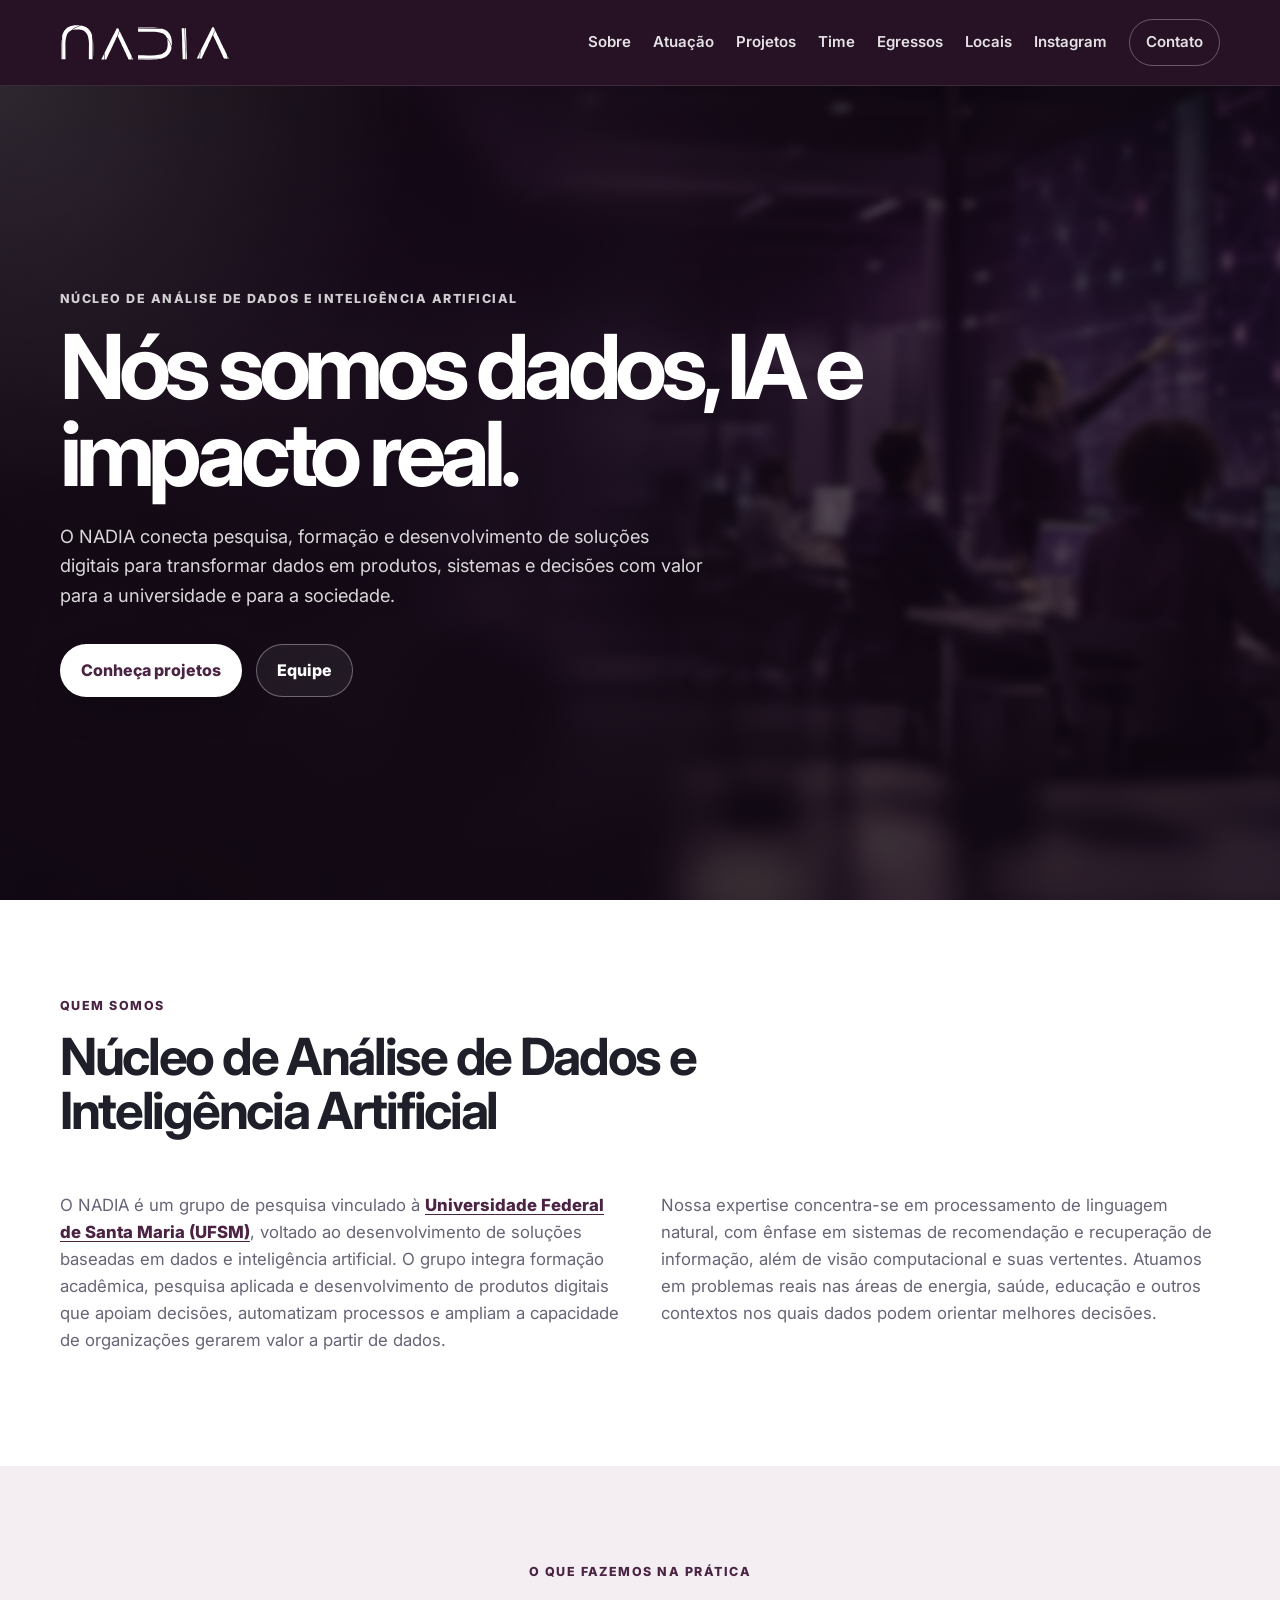
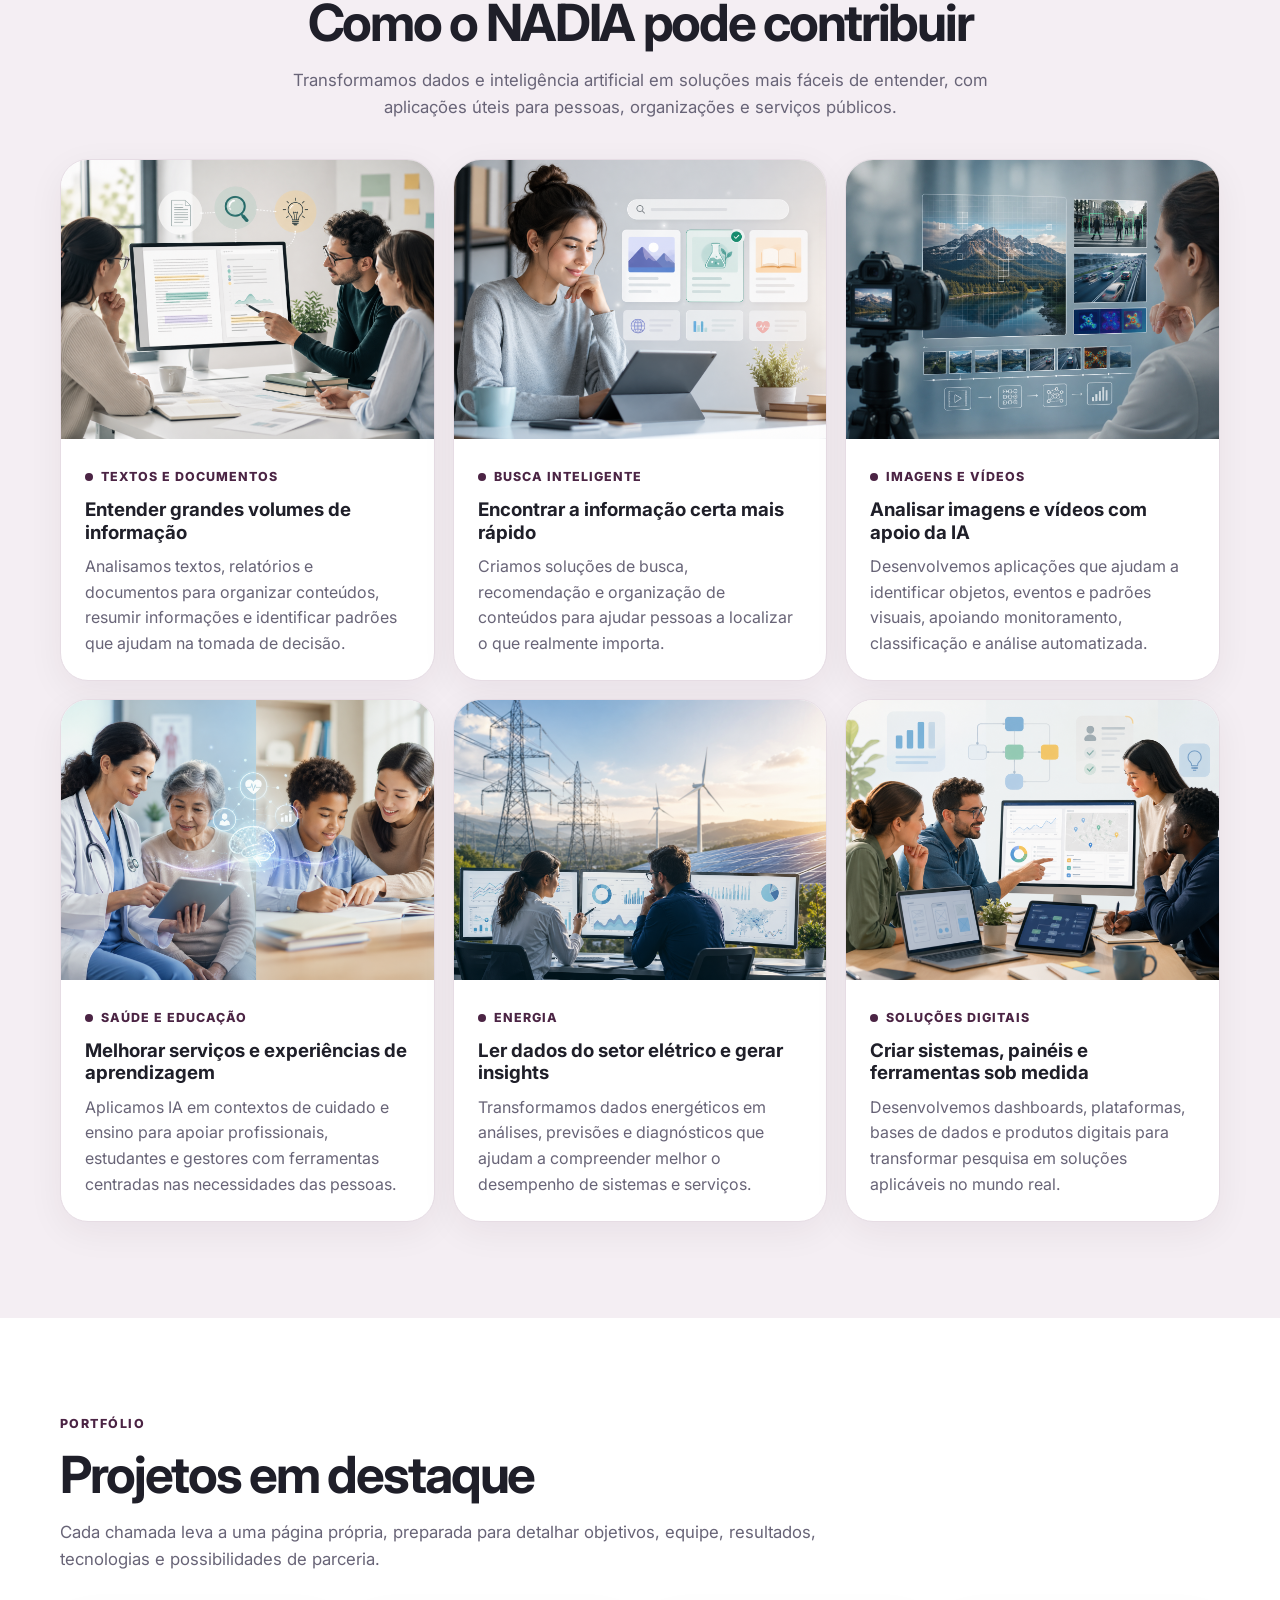
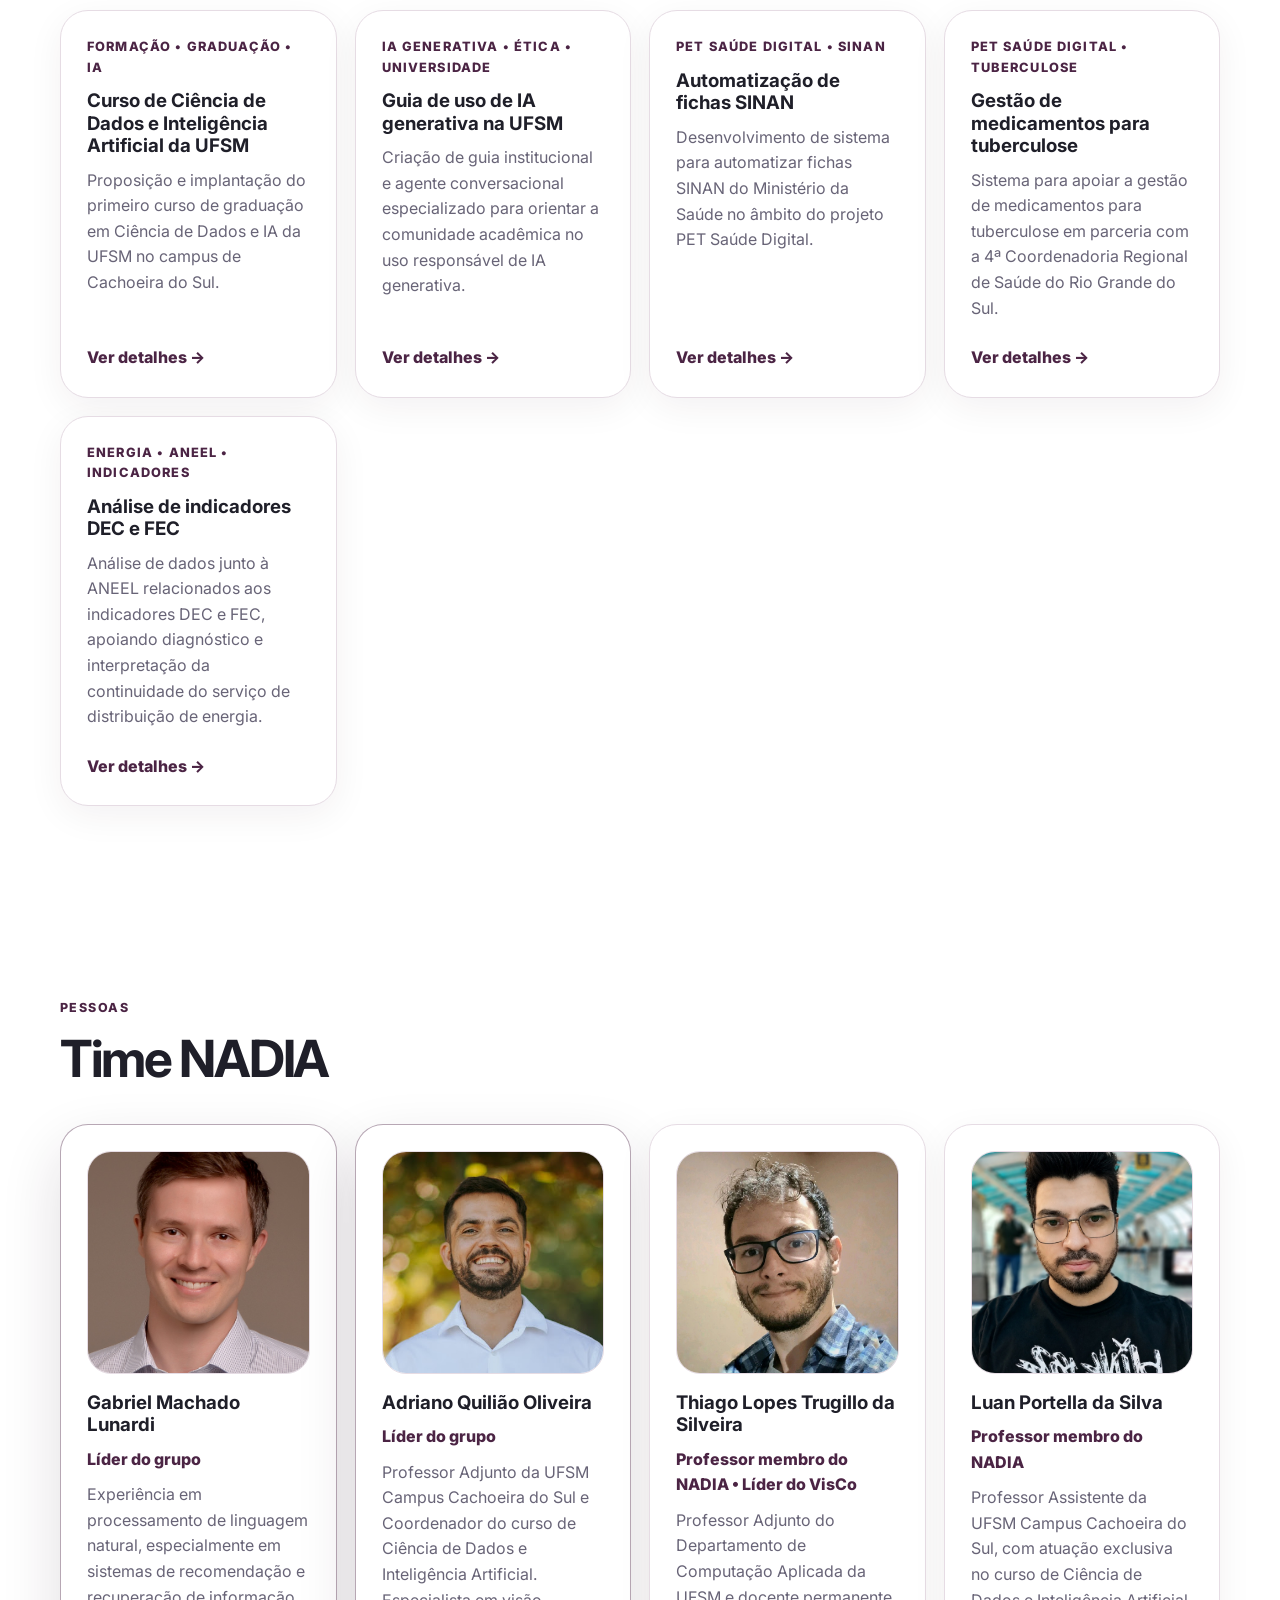
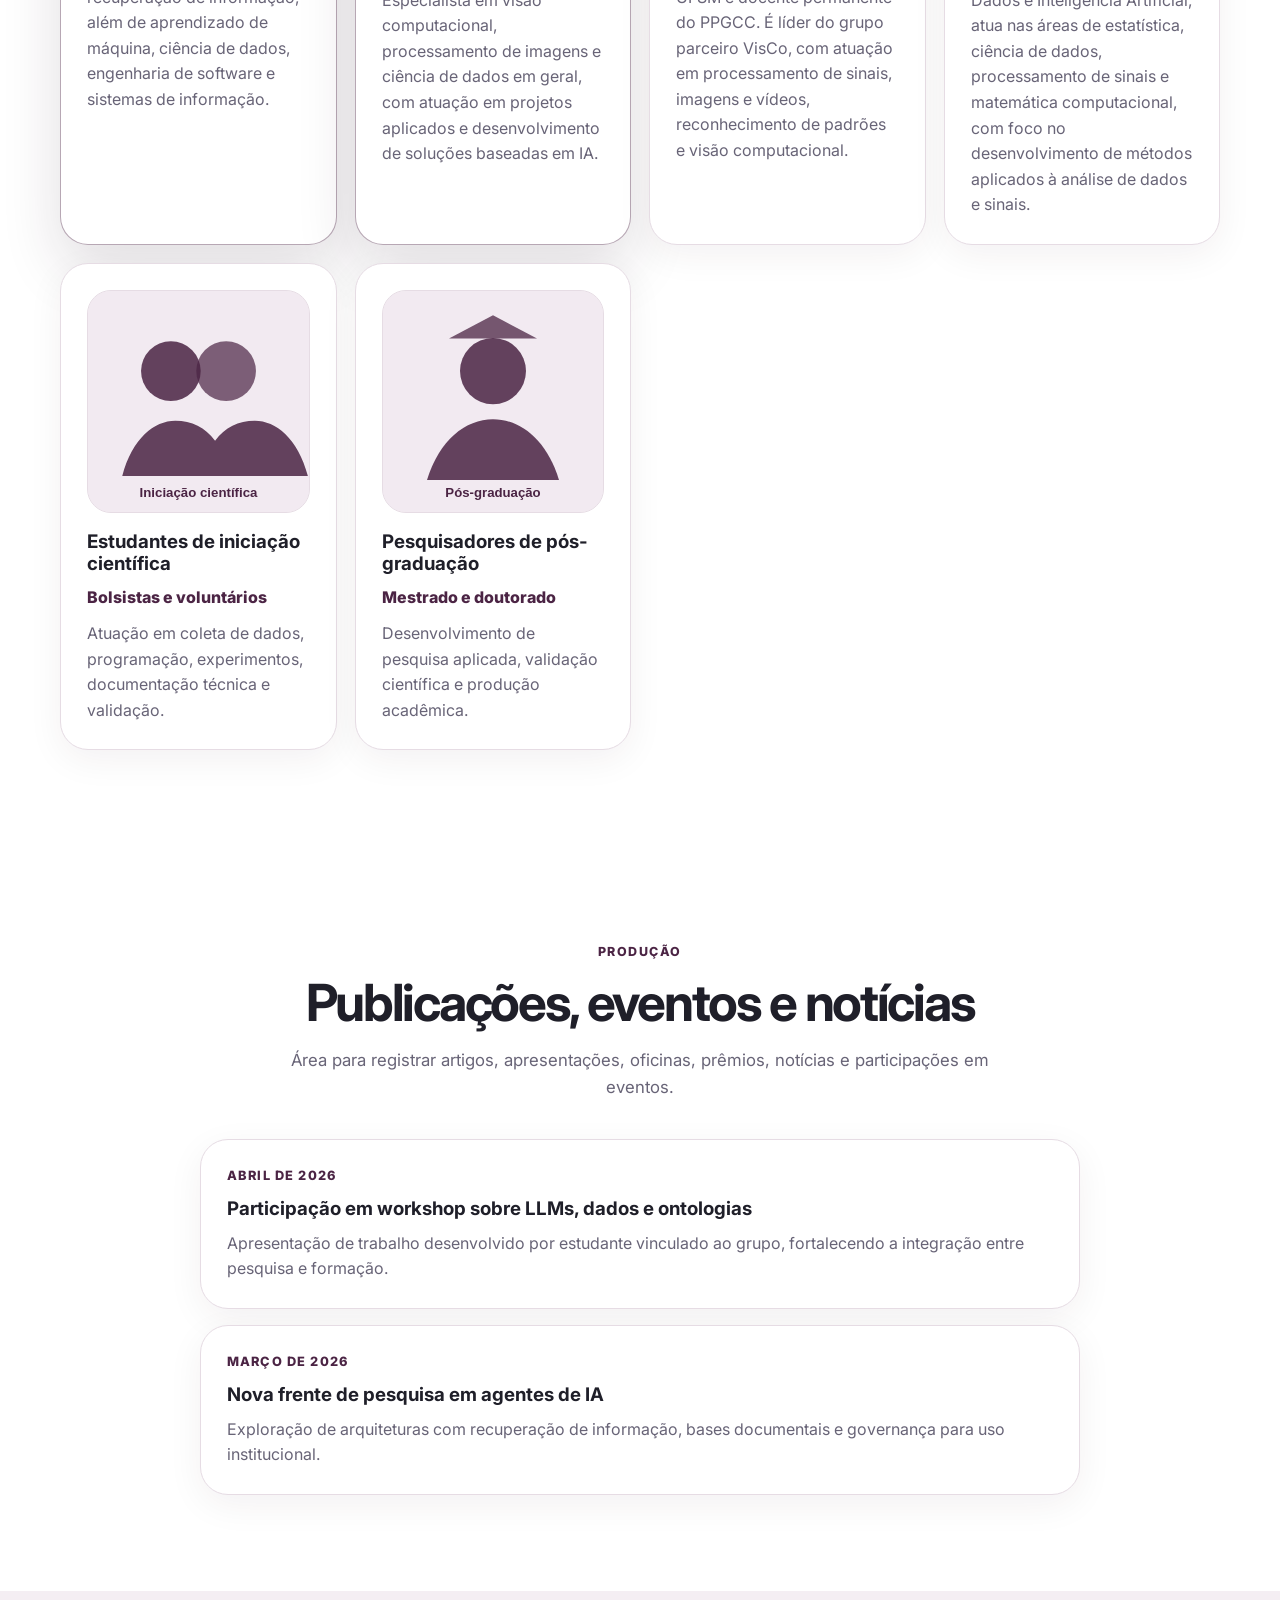
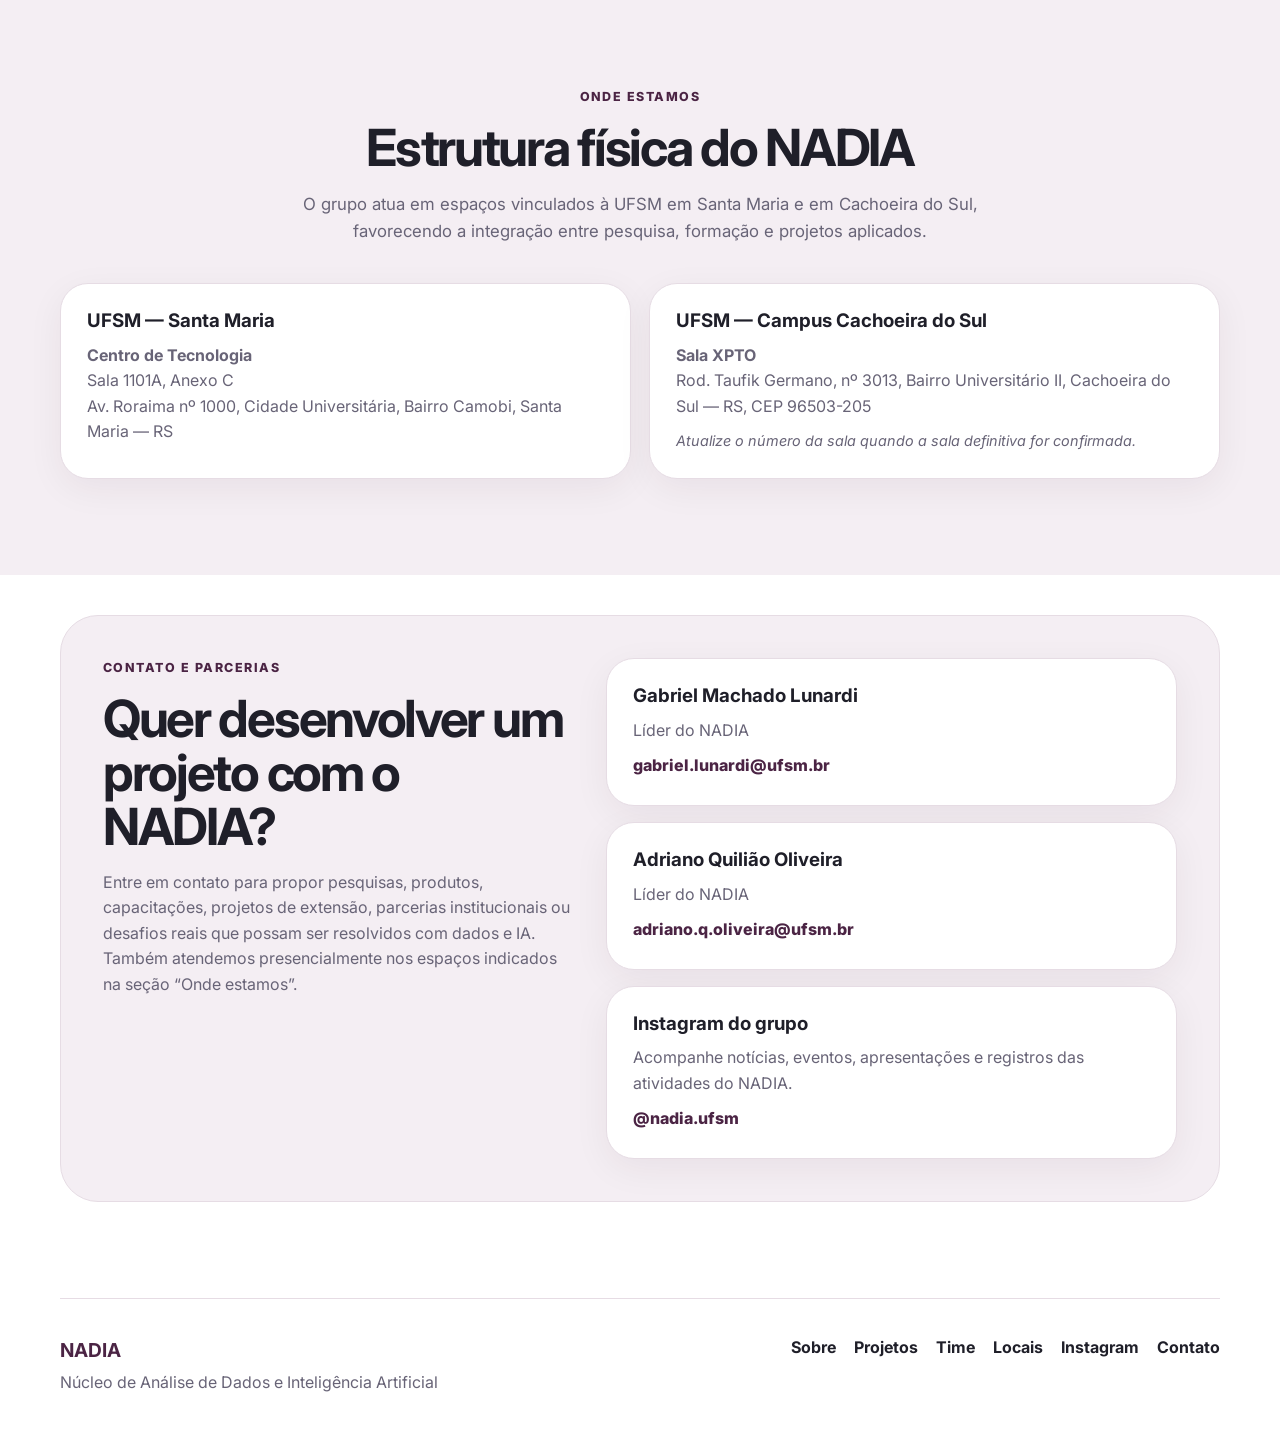
<file: index.html>
<!DOCTYPE html>
<html lang="pt-BR">
<head>
  <meta charset="UTF-8" />
  <meta name="viewport" content="width=device-width, initial-scale=1.0" />
  <meta name="description" content="NADIA - Núcleo de Análise de Dados e Inteligência Artificial. Pesquisa aplicada em PLN, sistemas de recomendação, recuperação de informação e visão computacional." />
  <title>NADIA | Núcleo de Análise de Dados e Inteligência Artificial</title>
  <link rel="preconnect" href="https://fonts.googleapis.com">
  <link rel="preconnect" href="https://fonts.gstatic.com" crossorigin>
  <link href="https://fonts.googleapis.com/css2?family=Inter:wght@400;500;600;700;800&display=swap" rel="stylesheet">
  <link rel="icon" type="image/png" href="assets/icons/favicon.png" />
  <link rel="stylesheet" href="styles.css" />
</head>
<body>
  <header class="site-header" id="topo">
    <nav class="navbar" aria-label="Navegação principal">
      <a class="brand" href="#topo" aria-label="Página inicial NADIA">
        <img src="assets/nadia-logo-branco.svg" alt="Logomarca do NADIA" />
        <span>NADIA</span>
      </a>
      <button class="menu-toggle" aria-label="Abrir menu" aria-expanded="false">☰</button>
      <div class="nav-links">
        <a href="#sobre">Sobre</a>
        <a href="#atuacao">Atuação</a>
        <a href="#projetos">Projetos</a>
        <a href="#time">Time</a>
        <a href="#egressos">Egressos</a>
        <a href="#locais">Locais</a>
        <a href="https://www.instagram.com/nadia.ufsm/" target="_blank" rel="noopener">Instagram</a>
        <a href="#contato" class="nav-cta">Contato</a>
      </div>
    </nav>

    <section class="hero hero-immersive" aria-label="Apresentação do NADIA">
      <div class="hero-background" aria-hidden="true">
        <figure class="hero-slide active">
          <img src="assets/hero/hero-dados-1.png" alt="Ambiente de análise de dados e pesquisa aplicada" />
        </figure>
        <figure class="hero-slide">
          <img src="assets/hero/hero-dados-2.png" alt="Pesquisadores em ambiente tecnológico de pesquisa" />
        </figure>
        <figure class="hero-slide">
          <img src="assets/hero/hero-dados-3.png" alt="Centro moderno de operações com telas e dashboards" />
        </figure>
        <div class="hero-overlay"></div>
      </div>

      <div class="hero-content hero-panel">
        <p class="eyebrow">Núcleo de análise de dados e inteligência artificial</p>
        <h1>Nós somos dados, IA e impacto real.</h1>
        <p class="hero-text">
          O NADIA conecta pesquisa, formação e desenvolvimento de soluções digitais para transformar dados em produtos,
          sistemas e decisões com valor para a universidade e para a sociedade.
        </p>
        <div class="hero-actions">
          <a href="#projetos" class="btn primary">Conheça projetos</a>
          <a href="#time" class="btn secondary">Equipe</a>
        </div>
      </div>
    </section>
  </header>

  <main>
    <section class="section intro" id="sobre">
      <div class="section-heading">
        <p class="eyebrow">Quem somos</p>
        <h2>Núcleo de Análise de Dados e Inteligência Artificial</h2>
      </div>
      <div class="two-columns">
        <p>
          O NADIA é um grupo de pesquisa vinculado à <a class="text-link" href="https://www.ufsm.br/" target="_blank" rel="noopener">Universidade Federal de Santa Maria (UFSM)</a>, voltado ao desenvolvimento de soluções baseadas em dados e inteligência artificial. O grupo integra formação acadêmica, pesquisa aplicada e desenvolvimento de produtos digitais que apoiam decisões, automatizam processos e ampliam a capacidade de organizações gerarem valor a partir de dados.
        </p>
        <p>
          Nossa expertise concentra-se em processamento de linguagem natural, com ênfase em sistemas de recomendação e recuperação de informação, além de visão computacional e suas vertentes. Atuamos em problemas reais nas áreas de energia, saúde, educação e outros contextos nos quais dados podem orientar melhores decisões.
        </p>
      </div>
    </section>

    <section class="section soft-bg" id="atuacao">
      <div class="section-heading centered">
        <p class="eyebrow">O que fazemos na prática</p>
        <h2>Como o NADIA pode contribuir</h2>
        <p>Transformamos dados e inteligência artificial em soluções mais fáceis de entender, com aplicações úteis para pessoas, organizações e serviços públicos.</p>
      </div>
      <div class="cards three service-grid">
        <article class="card service-card">
          <div class="service-image"><img src="assets/atuacao/documentos.png" alt="Equipe analisando documentos e informações em uma tela" /></div>
          <div class="service-content">
            <span class="service-tag">Textos e documentos</span>
            <h3>Entender grandes volumes de informação</h3>
            <p>Analisamos textos, relatórios e documentos para organizar conteúdos, resumir informações e identificar padrões que ajudam na tomada de decisão.</p>
          </div>
        </article>
        <article class="card service-card">
          <div class="service-image"><img src="assets/atuacao/informacao.png" alt="Pessoa utilizando um sistema para encontrar informações relevantes" /></div>
          <div class="service-content">
            <span class="service-tag">Busca inteligente</span>
            <h3>Encontrar a informação certa mais rápido</h3>
            <p>Criamos soluções de busca, recomendação e organização de conteúdos para ajudar pessoas a localizar o que realmente importa.</p>
          </div>
        </article>
        <article class="card service-card">
          <div class="service-image"><img src="assets/atuacao/imagens-videos.png" alt="Sistema analisando imagens e vídeos com apoio de inteligência artificial" /></div>
          <div class="service-content">
            <span class="service-tag">Imagens e vídeos</span>
            <h3>Analisar imagens e vídeos com apoio da IA</h3>
            <p>Desenvolvemos aplicações que ajudam a identificar objetos, eventos e padrões visuais, apoiando monitoramento, classificação e análise automatizada.</p>
          </div>
        </article>
        <article class="card service-card">
          <div class="service-image"><img src="assets/atuacao/saude-educacao.png" alt="Aplicações de inteligência artificial em saúde e educação" /></div>
          <div class="service-content">
            <span class="service-tag">Saúde e educação</span>
            <h3>Melhorar serviços e experiências de aprendizagem</h3>
            <p>Aplicamos IA em contextos de cuidado e ensino para apoiar profissionais, estudantes e gestores com ferramentas centradas nas necessidades das pessoas.</p>
          </div>
        </article>
        <article class="card service-card">
          <div class="service-image"><img src="assets/atuacao/energia.png" alt="Profissionais analisando dados do setor de energia" /></div>
          <div class="service-content">
            <span class="service-tag">Energia</span>
            <h3>Ler dados do setor elétrico e gerar insights</h3>
            <p>Transformamos dados energéticos em análises, previsões e diagnósticos que ajudam a compreender melhor o desempenho de sistemas e serviços.</p>
          </div>
        </article>
        <article class="card service-card">
          <div class="service-image"><img src="assets/atuacao/sistemas.png" alt="Equipe desenvolvendo sistemas digitais e painéis interativos" /></div>
          <div class="service-content">
            <span class="service-tag">Soluções digitais</span>
            <h3>Criar sistemas, painéis e ferramentas sob medida</h3>
            <p>Desenvolvemos dashboards, plataformas, bases de dados e produtos digitais para transformar pesquisa em soluções aplicáveis no mundo real.</p>
          </div>
        </article>
      </div>
    </section>

    <section class="section" id="projetos">
      <div class="section-heading">
        <p class="eyebrow">Portfólio</p>
        <h2>Projetos em destaque</h2>
        <p>Cada chamada leva a uma página própria, preparada para detalhar objetivos, equipe, resultados, tecnologias e possibilidades de parceria.</p>
      </div>
      <div class="project-grid">
        <article class="project-card">
          <p class="tag">Formação • Graduação • IA</p>
          <h3>Curso de Ciência de Dados e Inteligência Artificial da UFSM</h3>
          <p>Proposição e implantação do primeiro curso de graduação em Ciência de Dados e IA da UFSM no campus de Cachoeira do Sul.</p>
          <a href="projetos/curso-ciencia-dados-ia.html">Ver detalhes →</a>
        </article>
        <article class="project-card">
          <p class="tag">IA generativa • Ética • Universidade</p>
          <h3>Guia de uso de IA generativa na UFSM</h3>
          <p>Criação de guia institucional e agente conversacional especializado para orientar a comunidade acadêmica no uso responsável de IA generativa.</p>
          <a href="projetos/guia-ia-generativa.html">Ver detalhes →</a>
        </article>
        <article class="project-card">
          <p class="tag">PET Saúde Digital • SINAN</p>
          <h3>Automatização de fichas SINAN</h3>
          <p>Desenvolvimento de sistema para automatizar fichas SINAN do Ministério da Saúde no âmbito do projeto PET Saúde Digital.</p>
          <a href="projetos/automatizacao-sinan.html">Ver detalhes →</a>
        </article>
        <article class="project-card">
          <p class="tag">PET Saúde Digital • Tuberculose</p>
          <h3>Gestão de medicamentos para tuberculose</h3>
          <p>Sistema para apoiar a gestão de medicamentos para tuberculose em parceria com a 4ª Coordenadoria Regional de Saúde do Rio Grande do Sul.</p>
          <a href="projetos/gestao-medicamentos-tuberculose.html">Ver detalhes →</a>
        </article>
        <article class="project-card">
          <p class="tag">Energia • ANEEL • Indicadores</p>
          <h3>Análise de indicadores DEC e FEC</h3>
          <p>Análise de dados junto à ANEEL relacionados aos indicadores DEC e FEC, apoiando diagnóstico e interpretação da continuidade do serviço de distribuição de energia.</p>
          <a href="projetos/indicadores-dec-fec.html">Ver detalhes →</a>
        </article>
      </div>
    </section>

    <section class="section" id="time">
      <div class="section-heading">
        <p class="eyebrow">Pessoas</p>
        <h2>Time NADIA</h2>
        <!--
        <p>Espaço para apresentar líderes, pesquisadores, estudantes, bolsistas e colaboradores do grupo. Para atualizar, basta substituir as imagens na pasta <strong>assets/pessoas</strong> e editar os textos deste bloco no arquivo <strong>index.html</strong>.</p>
        -->
      </div>
      <div class="people-grid">
        <article class="person-card leader">
          <div class="person-photo"><img src="assets/pessoas/gabriel-lunardi.jpg" alt="Foto de Gabriel Machado Lunardi" /></div>
          <h3>Gabriel Machado Lunardi</h3>
          <p class="role">Líder do grupo</p>
          <p>Experiência em processamento de linguagem natural, especialmente em sistemas de recomendação e recuperação de informação, além de aprendizado de máquina, ciência de dados, engenharia de software e sistemas de informação.</p>
        </article>
        <article class="person-card leader">
          <div class="person-photo"><img src="assets/pessoas/adriano-quiliao.jpeg" alt="Foto de Adriano Quilião Oliveira" /></div>
          <h3>Adriano Quilião Oliveira</h3>
          <p class="role">Líder do grupo</p>
          <p>Professor Adjunto da UFSM Campus Cachoeira do Sul e Coordenador do curso de Ciência de Dados e Inteligência Artificial. Especialista em visão computacional, processamento de imagens e ciência de dados em geral, com atuação em projetos aplicados e desenvolvimento de soluções baseadas em IA.</p>
        </article>
        <article class="person-card">
          <div class="person-photo"><img src="assets/pessoas/thiago-trugillo.png" alt="Foto de Thiago Lopes Trugillo da Silveira" /></div>
          <h3>Thiago Lopes Trugillo da Silveira</h3>
          <p class="role">Professor membro do NADIA • Líder do VisCo</p>
          <p>Professor Adjunto do Departamento de Computação Aplicada da UFSM e docente permanente do PPGCC. É líder do grupo parceiro VisCo, com atuação em processamento de sinais, imagens e vídeos, reconhecimento de padrões e visão computacional.</p>
        </article>
        <article class="person-card">
          <div class="person-photo"><img src="assets/pessoas/luan.jpeg" alt="Foto de Luan Portella da Silva" /></div>
          <h3>Luan Portella da Silva</h3>
          <p class="role">Professor membro do NADIA</p>
          <p>Professor Assistente da UFSM Campus Cachoeira do Sul, com atuação exclusiva no curso de Ciência de Dados e Inteligência Artificial, atua nas áreas de estatística, ciência de dados, processamento de sinais e matemática computacional, com foco no desenvolvimento de métodos aplicados à análise de dados e sinais.</p>
        </article>
        <article class="person-card">
          <div class="person-photo"><img src="assets/pessoas/estudantes-ic.svg" alt="Foto ou imagem representativa de estudantes de iniciação científica" /></div>
          <h3>Estudantes de iniciação científica</h3>
          <p class="role">Bolsistas e voluntários</p>
          <p>Atuação em coleta de dados, programação, experimentos, documentação técnica e validação.</p>
        </article>
        <article class="person-card">
          <div class="person-photo"><img src="assets/pessoas/pesquisadores-pg.svg" alt="Foto ou imagem representativa de pesquisadores de pós-graduação" /></div>
          <h3>Pesquisadores de pós-graduação</h3>
          <p class="role">Mestrado e doutorado</p>
          <p>Desenvolvimento de pesquisa aplicada, validação científica e produção acadêmica.</p>
        </article>
      </div>
    </section>
   <!--
    <section class="section soft-bg" id="egressos">
      <div class="section-heading centered">
        <p class="eyebrow">Rede NADIA</p>
        <h2>Egressos e trajetórias</h2>
        <p>Área para mostrar onde estão os ex-integrantes e como a formação no grupo contribuiu para suas trajetórias.</p>
      </div>
      <div class="timeline">
        <article>
          <span>2026</span>
          <h3>Nome do egresso</h3>
          <p>Atuação atual, empresa, universidade, startup ou órgão público. Principais contribuições no NADIA.</p>
        </article>
        <article>
          <span>2025</span>
          <h3>Nome do egresso</h3>
          <p>Projeto desenvolvido, competências adquiridas e impacto gerado após a participação no grupo.</p>
        </article>
        <article>
          <span>2024</span>
          <h3>Nome do egresso</h3>
          <p>Descrição breve da trajetória, publicação, produto, premiação ou inserção profissional.</p>
        </article>
      </div>
    </section>

    <section class="section testimonials" id="depoimentos">
      <div class="section-heading">
        <p class="eyebrow">Impacto percebido</p>
        <h2>Depoimentos</h2>
      </div>
      <div class="quote-grid">
        <blockquote>
          “Participar do NADIA permitiu transformar conhecimento técnico em soluções aplicadas a problemas reais.”
          <cite>— Integrante do grupo</cite>
        </blockquote>
        <blockquote>
          “A parceria com o NADIA fortaleceu nossa capacidade de analisar dados e tomar decisões com base em evidências.”
          <cite>— Organização parceira</cite>
        </blockquote>
      </div>
    </section>
    -->
    <section class="section" id="publicacoes">
      <div class="section-heading centered">
        <p class="eyebrow">Produção</p>
        <h2>Publicações, eventos e notícias</h2>
        <p>Área para registrar artigos, apresentações, oficinas, prêmios, notícias e participações em eventos.</p>
      </div>
      <div class="news-list">
        <article>
          <p class="date">Abril de 2026</p>
          <h3>Participação em workshop sobre LLMs, dados e ontologias</h3>
          <p>Apresentação de trabalho desenvolvido por estudante vinculado ao grupo, fortalecendo a integração entre pesquisa e formação.</p>
        </article>
        <article>
          <p class="date">Março de 2026</p>
          <h3>Nova frente de pesquisa em agentes de IA</h3>
          <p>Exploração de arquiteturas com recuperação de informação, bases documentais e governança para uso institucional.</p>
        </article>
      </div>
    </section>

    <section class="section soft-bg" id="locais">
      <div class="section-heading centered">
        <p class="eyebrow">Onde estamos</p>
        <h2>Estrutura física do NADIA</h2>
        <p>O grupo atua em espaços vinculados à UFSM em Santa Maria e em Cachoeira do Sul, favorecendo a integração entre pesquisa, formação e projetos aplicados.</p>
      </div>
      <div class="location-grid">
        <article class="location-card">
          <h3>UFSM — Santa Maria</h3>
          <p><strong>Centro de Tecnologia</strong></p>
          <p>Sala 1101A, Anexo C</p>
          <p>Av. Roraima nº 1000, Cidade Universitária, Bairro Camobi, Santa Maria — RS</p>
        </article>
        <article class="location-card">
          <h3>UFSM — Campus Cachoeira do Sul</h3>
          <p><strong>Sala XPTO</strong></p>
          <p>Rod. Taufik Germano, nº 3013, Bairro Universitário II, Cachoeira do Sul — RS, CEP 96503-205</p>
          <p class="helper-text">Atualize o número da sala quando a sala definitiva for confirmada.</p>
        </article>
      </div>
    </section>

    <section class="section contact-section" id="contato">
      <div class="contact-card email-contact">
        <div>
          <p class="eyebrow">Contato e parcerias</p>
          <h2>Quer desenvolver um projeto com o NADIA?</h2>
          <p>Entre em contato para propor pesquisas, produtos, capacitações, projetos de extensão, parcerias institucionais ou desafios reais que possam ser resolvidos com dados e IA. Também atendemos presencialmente nos espaços indicados na seção “Onde estamos”.</p>
        </div>
        <div class="contact-list" aria-label="E-mails para contato">
          <article>
            <h3>Gabriel Machado Lunardi</h3>
            <p>Líder do NADIA</p>
            <a href="mailto:gabriel.lunardi@ufsm.br">gabriel.lunardi@ufsm.br</a>
          </article>
          <article>
            <h3>Adriano Quilião Oliveira</h3>
            <p>Líder do NADIA</p>
            <a href="mailto:adriano.q.oliveira@ufsm.br">adriano.q.oliveira@ufsm.br</a>
          </article>
          <article>
            <h3>Instagram do grupo</h3>
            <p>Acompanhe notícias, eventos, apresentações e registros das atividades do NADIA.</p>
            <a href="https://www.instagram.com/nadia.ufsm/" target="_blank" rel="noopener">@nadia.ufsm</a>
          </article>
        </div>
      </div>
    </section>
  </main>

  <footer class="footer">
    <div>
      <strong>NADIA</strong>
      <p>Núcleo de Análise de Dados e Inteligência Artificial</p>
    </div>
    <div class="footer-links">
      <a href="#sobre">Sobre</a>
      <a href="#projetos">Projetos</a>
      <a href="#time">Time</a>
      <a href="#locais">Locais</a>
      <a href="https://www.instagram.com/nadia.ufsm/" target="_blank" rel="noopener">Instagram</a>
      <a href="#contato">Contato</a>
    </div>
  </footer>

  <script src="script.js"></script>
</body>
</html>
</file>
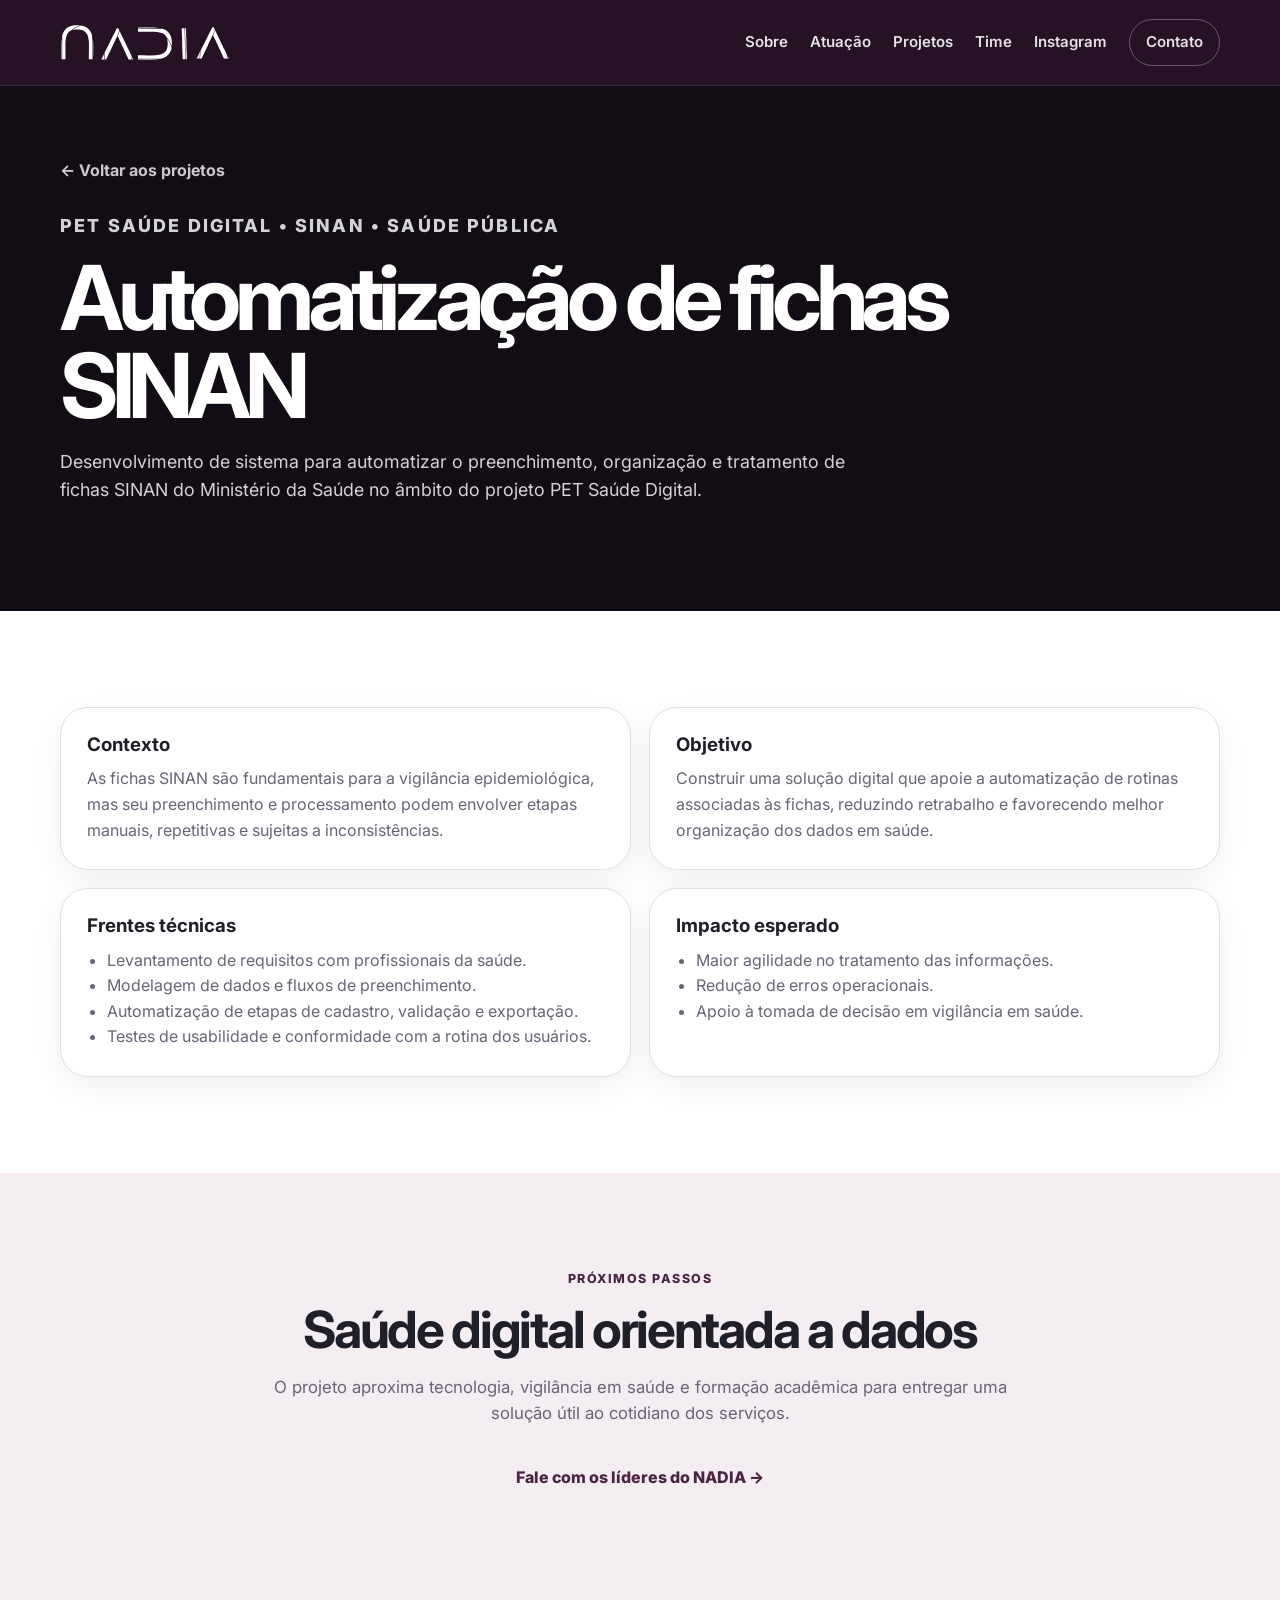
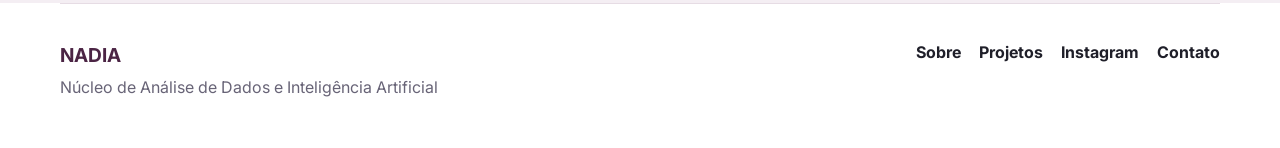
<file: projetos/automatizacao-sinan.html>
<!DOCTYPE html>
<html lang="pt-BR">
<head>
  <meta charset="UTF-8" />
  <meta name="viewport" content="width=device-width, initial-scale=1.0" />
  <meta name="description" content="Projeto do NADIA: sistema para automatizar fichas SINAN no PET Saúde Digital." />
  <title>Automatização de fichas SINAN | NADIA</title>
  <link rel="preconnect" href="https://fonts.googleapis.com">
  <link rel="preconnect" href="https://fonts.gstatic.com" crossorigin>
  <link href="https://fonts.googleapis.com/css2?family=Inter:wght@400;500;600;700;800&display=swap" rel="stylesheet">
  <link rel="icon" type="image/png" href="../assets/icons/favicon.png" />
  <link rel="stylesheet" href="../styles.css" />
</head>
<body class="project-page">
  <header class="site-header">
    <nav class="navbar" aria-label="Navegação principal">
      <a class="brand" href="../index.html#topo" aria-label="Página inicial NADIA">
        <img src="../assets/nadia-logo-branco.svg" alt="Logomarca do NADIA" />
        <span>NADIA</span>
      </a>
      <button class="menu-toggle" aria-label="Abrir menu" aria-expanded="false">☰</button>
      <div class="nav-links">
        <a href="../index.html#sobre">Sobre</a>
        <a href="../index.html#atuacao">Atuação</a>
        <a href="../index.html#projetos">Projetos</a>
        <a href="../index.html#time">Time</a>
        <a href="https://www.instagram.com/nadia.ufsm/" target="_blank" rel="noopener">Instagram</a>
        <a href="../index.html#contato" class="nav-cta">Contato</a>
      </div>
    </nav>
    <section class="project-hero">
      <a class="breadcrumb" href="../index.html#projetos">← Voltar aos projetos</a>
      <p class="eyebrow">PET Saúde Digital • SINAN • Saúde pública</p>
      <h1>Automatização de fichas SINAN</h1>
      <p>Desenvolvimento de sistema para automatizar o preenchimento, organização e tratamento de fichas SINAN do Ministério da Saúde no âmbito do projeto PET Saúde Digital.</p>
    </section>
  </header>

  <main>
    <section class="section">
      <div class="detail-grid">
        <article class="detail-card">
          <h3>Contexto</h3>
          <p>As fichas SINAN são fundamentais para a vigilância epidemiológica, mas seu preenchimento e processamento podem envolver etapas manuais, repetitivas e sujeitas a inconsistências.</p>
        </article>
        <article class="detail-card">
          <h3>Objetivo</h3>
          <p>Construir uma solução digital que apoie a automatização de rotinas associadas às fichas, reduzindo retrabalho e favorecendo melhor organização dos dados em saúde.</p>
        </article>
        <article class="detail-card">
          <h3>Frentes técnicas</h3>
          <ul><li>Levantamento de requisitos com profissionais da saúde.</li><li>Modelagem de dados e fluxos de preenchimento.</li><li>Automatização de etapas de cadastro, validação e exportação.</li><li>Testes de usabilidade e conformidade com a rotina dos usuários.</li></ul>
        </article>
        <article class="detail-card">
          <h3>Impacto esperado</h3>
          <ul><li>Maior agilidade no tratamento das informações.</li><li>Redução de erros operacionais.</li><li>Apoio à tomada de decisão em vigilância em saúde.</li></ul>
        </article>
      </div>
    </section>

    <section class="section soft-bg">
      <div class="section-heading centered">
        <p class="eyebrow">Próximos passos</p>
        <h2>Saúde digital orientada a dados</h2>
        <p>O projeto aproxima tecnologia, vigilância em saúde e formação acadêmica para entregar uma solução útil ao cotidiano dos serviços.</p>
      </div>
      <p style="text-align:center"><a class="back-link" href="../index.html#contato">Fale com os líderes do NADIA →</a></p>
    </section>
  </main>

  <footer class="footer">
    <div>
      <strong>NADIA</strong>
      <p>Núcleo de Análise de Dados e Inteligência Artificial</p>
    </div>
    <div class="footer-links">
      <a href="../index.html#sobre">Sobre</a>
      <a href="../index.html#projetos">Projetos</a>
      <a href="https://www.instagram.com/nadia.ufsm/" target="_blank" rel="noopener">Instagram</a>
      <a href="../index.html#contato">Contato</a>
    </div>
  </footer>
  <script src="../script.js"></script>
</body>
</html>
</file>
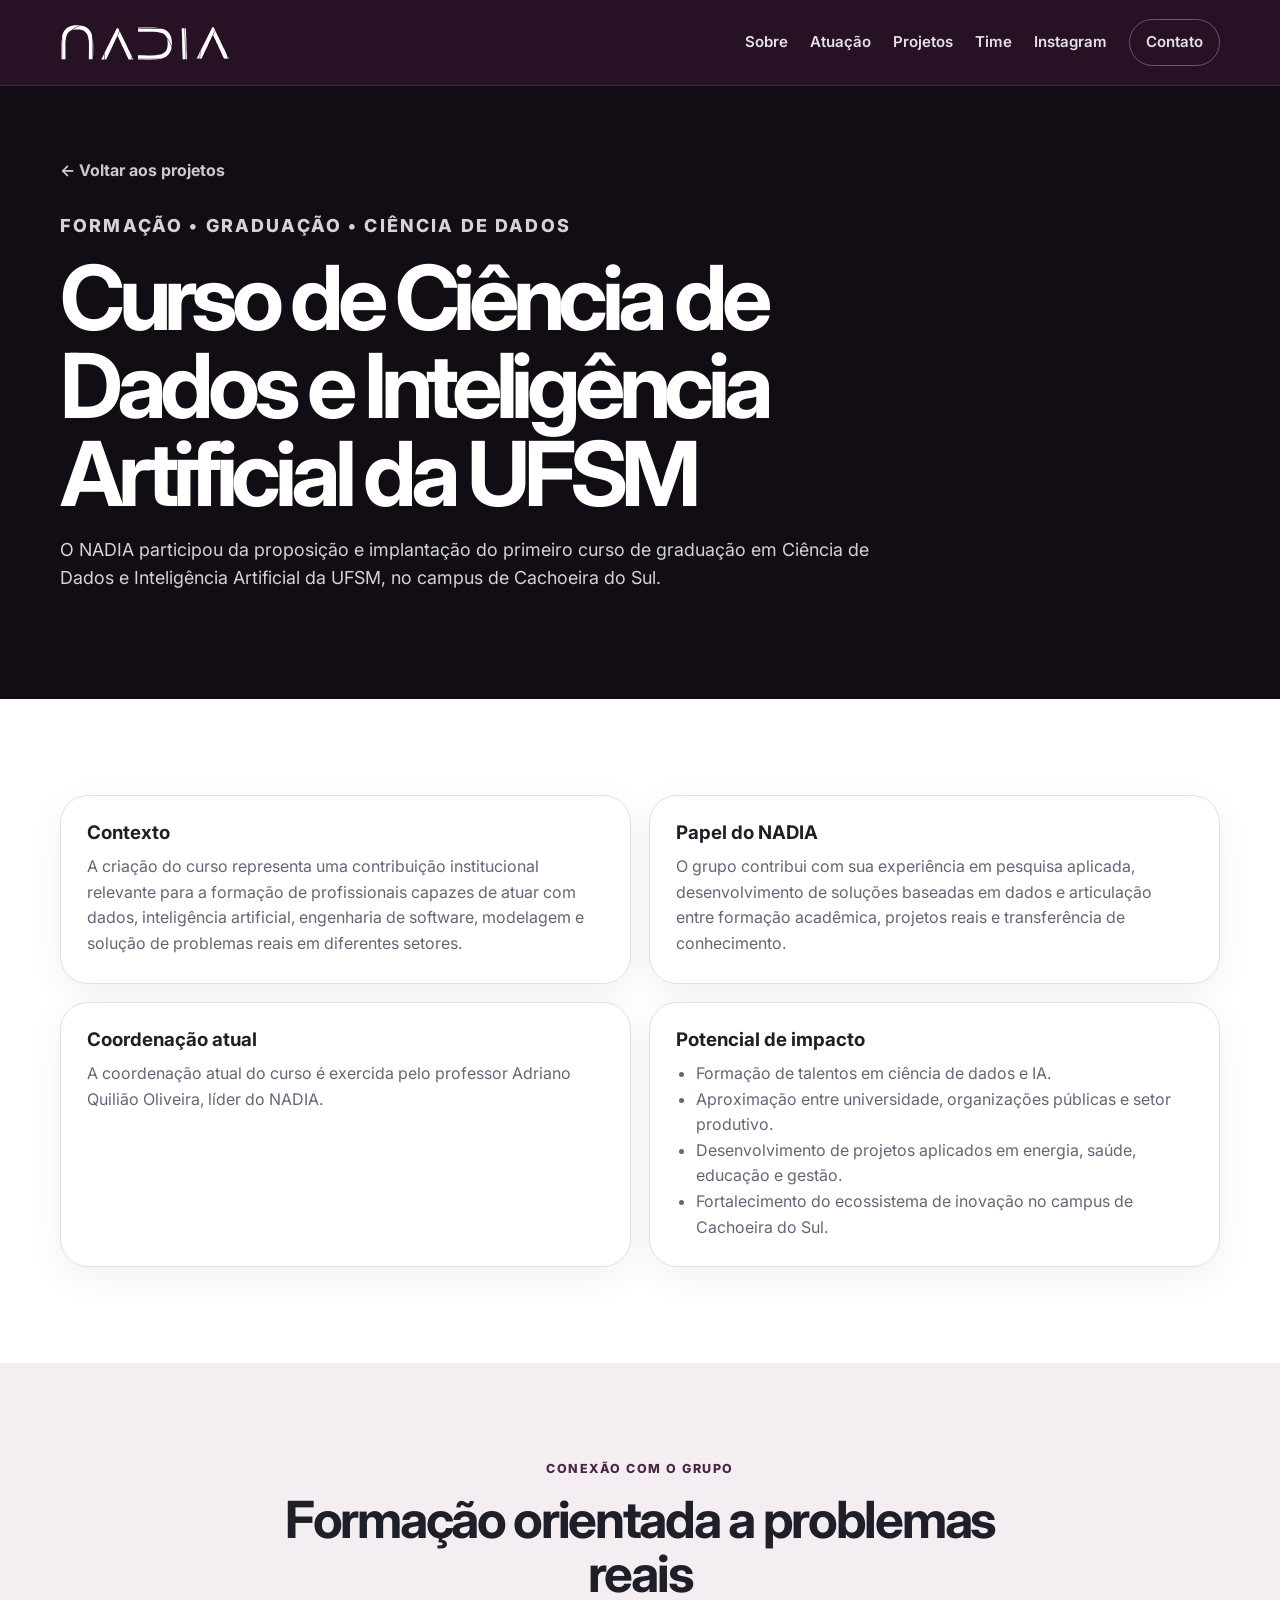
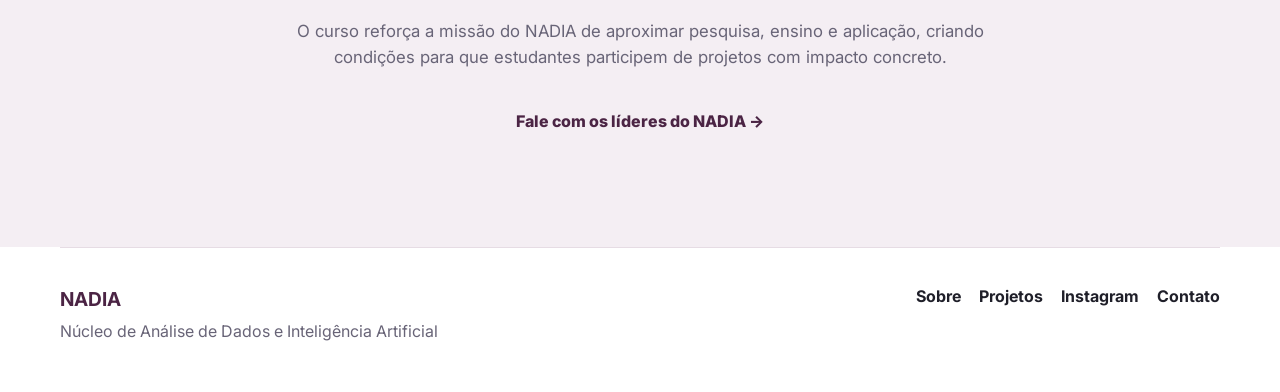
<file: projetos/curso-ciencia-dados-ia.html>
<!DOCTYPE html>
<html lang="pt-BR">
<head>
  <meta charset="UTF-8" />
  <meta name="viewport" content="width=device-width, initial-scale=1.0" />
  <meta name="description" content="Projeto do NADIA: proposição e implantação do curso de Ciência de Dados e Inteligência Artificial da UFSM em Cachoeira do Sul." />
  <title>Curso de Ciência de Dados e IA | NADIA</title>
  <link rel="preconnect" href="https://fonts.googleapis.com">
  <link rel="preconnect" href="https://fonts.gstatic.com" crossorigin>
  <link href="https://fonts.googleapis.com/css2?family=Inter:wght@400;500;600;700;800&display=swap" rel="stylesheet">
  <link rel="icon" type="image/png" href="../assets/icons/favicon.png" />
  <link rel="stylesheet" href="../styles.css" />
</head>
<body class="project-page">
  <header class="site-header">
    <nav class="navbar" aria-label="Navegação principal">
      <a class="brand" href="../index.html#topo" aria-label="Página inicial NADIA">
        <img src="../assets/nadia-logo-branco.svg" alt="Logomarca do NADIA" />
        <span>NADIA</span>
      </a>
      <button class="menu-toggle" aria-label="Abrir menu" aria-expanded="false">☰</button>
      <div class="nav-links">
        <a href="../index.html#sobre">Sobre</a>
        <a href="../index.html#atuacao">Atuação</a>
        <a href="../index.html#projetos">Projetos</a>
        <a href="../index.html#time">Time</a>
        <a href="https://www.instagram.com/nadia.ufsm/" target="_blank" rel="noopener">Instagram</a>
        <a href="../index.html#contato" class="nav-cta">Contato</a>
      </div>
    </nav>
    <section class="project-hero">
      <a class="breadcrumb" href="../index.html#projetos">← Voltar aos projetos</a>
      <p class="eyebrow">Formação • Graduação • Ciência de Dados</p>
      <h1>Curso de Ciência de Dados e Inteligência Artificial da UFSM</h1>
      <p>O NADIA participou da proposição e implantação do primeiro curso de graduação em Ciência de Dados e Inteligência Artificial da UFSM, no campus de Cachoeira do Sul.</p>
    </section>
  </header>

  <main>
    <section class="section">
      <div class="detail-grid">
        <article class="detail-card">
          <h3>Contexto</h3>
          <p>A criação do curso representa uma contribuição institucional relevante para a formação de profissionais capazes de atuar com dados, inteligência artificial, engenharia de software, modelagem e solução de problemas reais em diferentes setores.</p>
        </article>
        <article class="detail-card">
          <h3>Papel do NADIA</h3>
          <p>O grupo contribui com sua experiência em pesquisa aplicada, desenvolvimento de soluções baseadas em dados e articulação entre formação acadêmica, projetos reais e transferência de conhecimento.</p>
        </article>
        <article class="detail-card">
          <h3>Coordenação atual</h3>
          <p>A coordenação atual do curso é exercida pelo professor Adriano Quilião Oliveira, líder do NADIA.</p>
        </article>
        <article class="detail-card">
          <h3>Potencial de impacto</h3>
          <ul>
            <li>Formação de talentos em ciência de dados e IA.</li>
            <li>Aproximação entre universidade, organizações públicas e setor produtivo.</li>
            <li>Desenvolvimento de projetos aplicados em energia, saúde, educação e gestão.</li>
            <li>Fortalecimento do ecossistema de inovação no campus de Cachoeira do Sul.</li>
          </ul>
        </article>
      </div>
    </section>

    <section class="section soft-bg">
      <div class="section-heading centered">
        <p class="eyebrow">Conexão com o grupo</p>
        <h2>Formação orientada a problemas reais</h2>
        <p>O curso reforça a missão do NADIA de aproximar pesquisa, ensino e aplicação, criando condições para que estudantes participem de projetos com impacto concreto.</p>
      </div>
      <p style="text-align:center"><a class="back-link" href="../index.html#contato">Fale com os líderes do NADIA →</a></p>
    </section>
  </main>

  <footer class="footer">
    <div>
      <strong>NADIA</strong>
      <p>Núcleo de Análise de Dados e Inteligência Artificial</p>
    </div>
    <div class="footer-links">
      <a href="../index.html#sobre">Sobre</a>
      <a href="../index.html#projetos">Projetos</a>
      <a href="https://www.instagram.com/nadia.ufsm/" target="_blank" rel="noopener">Instagram</a>
      <a href="../index.html#contato">Contato</a>
    </div>
  </footer>
  <script src="../script.js"></script>
</body>
</html>
</file>
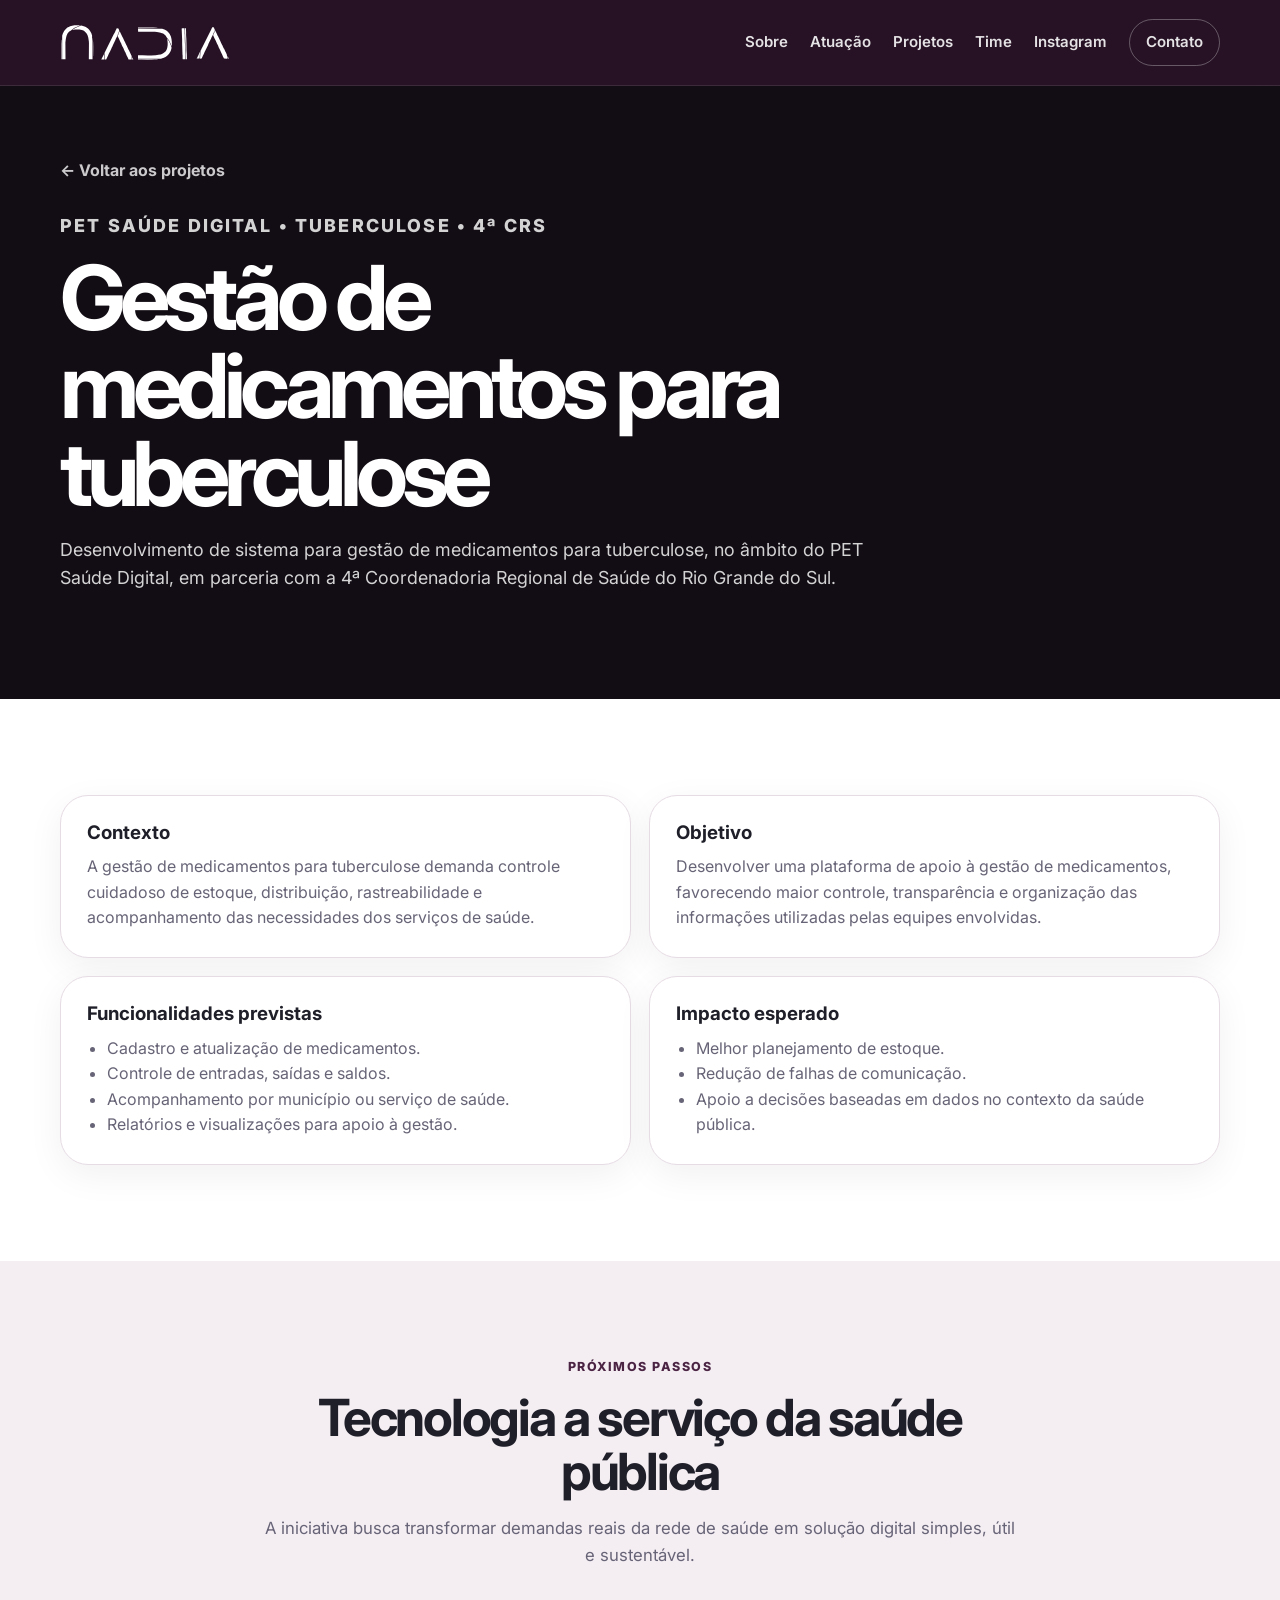
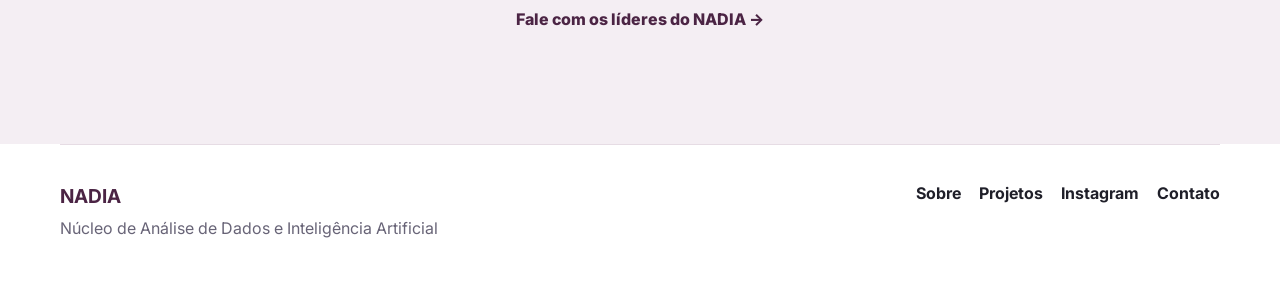
<file: projetos/gestao-medicamentos-tuberculose.html>
<!DOCTYPE html>
<html lang="pt-BR">
<head>
  <meta charset="UTF-8" />
  <meta name="viewport" content="width=device-width, initial-scale=1.0" />
  <meta name="description" content="Projeto do NADIA: sistema para gestão de medicamentos para tuberculose no PET Saúde Digital e 4ª CRS." />
  <title>Gestão de medicamentos para tuberculose | NADIA</title>
  <link rel="preconnect" href="https://fonts.googleapis.com">
  <link rel="preconnect" href="https://fonts.gstatic.com" crossorigin>
  <link href="https://fonts.googleapis.com/css2?family=Inter:wght@400;500;600;700;800&display=swap" rel="stylesheet">
  <link rel="icon" type="image/png" href="../assets/icons/favicon.png" />
  <link rel="stylesheet" href="../styles.css" />
</head>
<body class="project-page">
  <header class="site-header">
    <nav class="navbar" aria-label="Navegação principal">
      <a class="brand" href="../index.html#topo" aria-label="Página inicial NADIA">
        <img src="../assets/nadia-logo-branco.svg" alt="Logomarca do NADIA" />
        <span>NADIA</span>
      </a>
      <button class="menu-toggle" aria-label="Abrir menu" aria-expanded="false">☰</button>
      <div class="nav-links">
        <a href="../index.html#sobre">Sobre</a>
        <a href="../index.html#atuacao">Atuação</a>
        <a href="../index.html#projetos">Projetos</a>
        <a href="../index.html#time">Time</a>
        <a href="https://www.instagram.com/nadia.ufsm/" target="_blank" rel="noopener">Instagram</a>
        <a href="../index.html#contato" class="nav-cta">Contato</a>
      </div>
    </nav>
    <section class="project-hero">
      <a class="breadcrumb" href="../index.html#projetos">← Voltar aos projetos</a>
      <p class="eyebrow">PET Saúde Digital • Tuberculose • 4ª CRS</p>
      <h1>Gestão de medicamentos para tuberculose</h1>
      <p>Desenvolvimento de sistema para gestão de medicamentos para tuberculose, no âmbito do PET Saúde Digital, em parceria com a 4ª Coordenadoria Regional de Saúde do Rio Grande do Sul.</p>
    </section>
  </header>

  <main>
    <section class="section">
      <div class="detail-grid">
        <article class="detail-card">
          <h3>Contexto</h3>
          <p>A gestão de medicamentos para tuberculose demanda controle cuidadoso de estoque, distribuição, rastreabilidade e acompanhamento das necessidades dos serviços de saúde.</p>
        </article>
        <article class="detail-card">
          <h3>Objetivo</h3>
          <p>Desenvolver uma plataforma de apoio à gestão de medicamentos, favorecendo maior controle, transparência e organização das informações utilizadas pelas equipes envolvidas.</p>
        </article>
        <article class="detail-card">
          <h3>Funcionalidades previstas</h3>
          <ul><li>Cadastro e atualização de medicamentos.</li><li>Controle de entradas, saídas e saldos.</li><li>Acompanhamento por município ou serviço de saúde.</li><li>Relatórios e visualizações para apoio à gestão.</li></ul>
        </article>
        <article class="detail-card">
          <h3>Impacto esperado</h3>
          <ul><li>Melhor planejamento de estoque.</li><li>Redução de falhas de comunicação.</li><li>Apoio a decisões baseadas em dados no contexto da saúde pública.</li></ul>
        </article>
      </div>
    </section>

    <section class="section soft-bg">
      <div class="section-heading centered">
        <p class="eyebrow">Próximos passos</p>
        <h2>Tecnologia a serviço da saúde pública</h2>
        <p>A iniciativa busca transformar demandas reais da rede de saúde em solução digital simples, útil e sustentável.</p>
      </div>
      <p style="text-align:center"><a class="back-link" href="../index.html#contato">Fale com os líderes do NADIA →</a></p>
    </section>
  </main>

  <footer class="footer">
    <div>
      <strong>NADIA</strong>
      <p>Núcleo de Análise de Dados e Inteligência Artificial</p>
    </div>
    <div class="footer-links">
      <a href="../index.html#sobre">Sobre</a>
      <a href="../index.html#projetos">Projetos</a>
      <a href="https://www.instagram.com/nadia.ufsm/" target="_blank" rel="noopener">Instagram</a>
      <a href="../index.html#contato">Contato</a>
    </div>
  </footer>
  <script src="../script.js"></script>
</body>
</html>
</file>
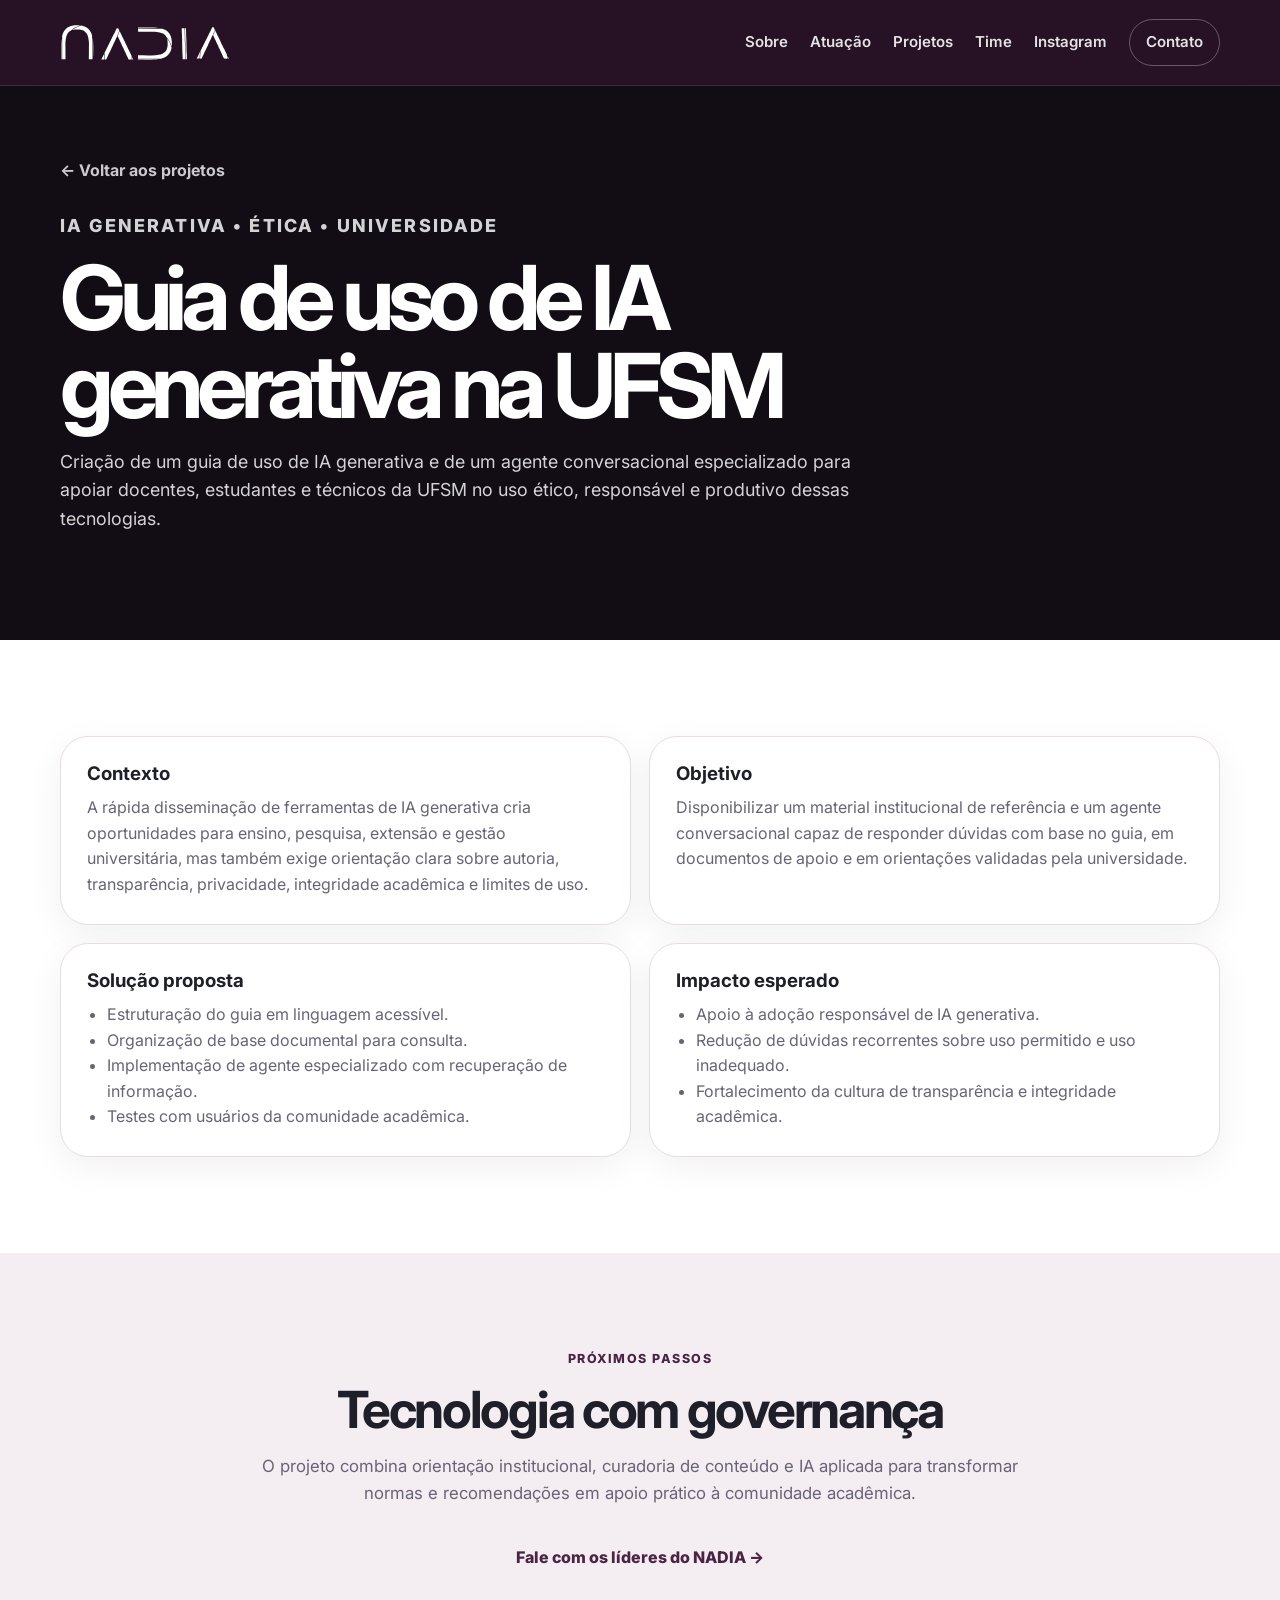
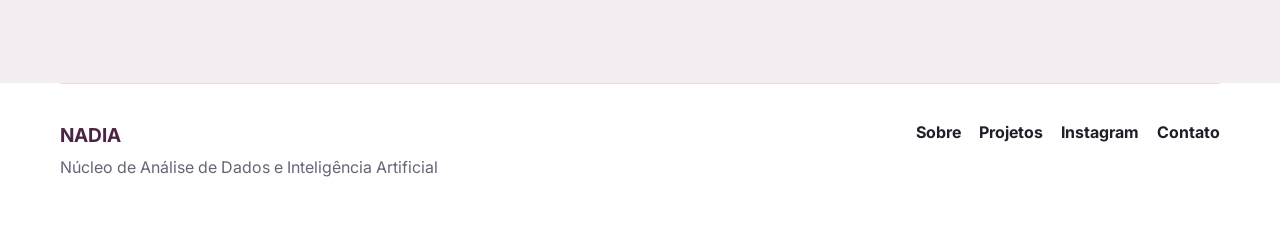
<file: projetos/guia-ia-generativa.html>
<!DOCTYPE html>
<html lang="pt-BR">
<head>
  <meta charset="UTF-8" />
  <meta name="viewport" content="width=device-width, initial-scale=1.0" />
  <meta name="description" content="Projeto do NADIA: guia de uso de IA generativa na UFSM e agente conversacional especializado." />
  <title>Guia de uso de IA generativa na UFSM | NADIA</title>
  <link rel="preconnect" href="https://fonts.googleapis.com">
  <link rel="preconnect" href="https://fonts.gstatic.com" crossorigin>
  <link href="https://fonts.googleapis.com/css2?family=Inter:wght@400;500;600;700;800&display=swap" rel="stylesheet">
  <link rel="icon" type="image/png" href="../assets/icons/favicon.png" />
  <link rel="stylesheet" href="../styles.css" />
</head>
<body class="project-page">
  <header class="site-header">
    <nav class="navbar" aria-label="Navegação principal">
      <a class="brand" href="../index.html#topo" aria-label="Página inicial NADIA">
        <img src="../assets/nadia-logo-branco.svg" alt="Logomarca do NADIA" />
        <span>NADIA</span>
      </a>
      <button class="menu-toggle" aria-label="Abrir menu" aria-expanded="false">☰</button>
      <div class="nav-links">
        <a href="../index.html#sobre">Sobre</a>
        <a href="../index.html#atuacao">Atuação</a>
        <a href="../index.html#projetos">Projetos</a>
        <a href="../index.html#time">Time</a>
        <a href="https://www.instagram.com/nadia.ufsm/" target="_blank" rel="noopener">Instagram</a>
        <a href="../index.html#contato" class="nav-cta">Contato</a>
      </div>
    </nav>
    <section class="project-hero">
      <a class="breadcrumb" href="../index.html#projetos">← Voltar aos projetos</a>
      <p class="eyebrow">IA generativa • Ética • Universidade</p>
      <h1>Guia de uso de IA generativa na UFSM</h1>
      <p>Criação de um guia de uso de IA generativa e de um agente conversacional especializado para apoiar docentes, estudantes e técnicos da UFSM no uso ético, responsável e produtivo dessas tecnologias.</p>
    </section>
  </header>

  <main>
    <section class="section">
      <div class="detail-grid">
        <article class="detail-card">
          <h3>Contexto</h3>
          <p>A rápida disseminação de ferramentas de IA generativa cria oportunidades para ensino, pesquisa, extensão e gestão universitária, mas também exige orientação clara sobre autoria, transparência, privacidade, integridade acadêmica e limites de uso.</p>
        </article>
        <article class="detail-card">
          <h3>Objetivo</h3>
          <p>Disponibilizar um material institucional de referência e um agente conversacional capaz de responder dúvidas com base no guia, em documentos de apoio e em orientações validadas pela universidade.</p>
        </article>
        <article class="detail-card">
          <h3>Solução proposta</h3>
          <ul><li>Estruturação do guia em linguagem acessível.</li><li>Organização de base documental para consulta.</li><li>Implementação de agente especializado com recuperação de informação.</li><li>Testes com usuários da comunidade acadêmica.</li></ul>
        </article>
        <article class="detail-card">
          <h3>Impacto esperado</h3>
          <ul><li>Apoio à adoção responsável de IA generativa.</li><li>Redução de dúvidas recorrentes sobre uso permitido e uso inadequado.</li><li>Fortalecimento da cultura de transparência e integridade acadêmica.</li></ul>
        </article>
      </div>
    </section>

    <section class="section soft-bg">
      <div class="section-heading centered">
        <p class="eyebrow">Próximos passos</p>
        <h2>Tecnologia com governança</h2>
        <p>O projeto combina orientação institucional, curadoria de conteúdo e IA aplicada para transformar normas e recomendações em apoio prático à comunidade acadêmica.</p>
      </div>
      <p style="text-align:center"><a class="back-link" href="../index.html#contato">Fale com os líderes do NADIA →</a></p>
    </section>
  </main>

  <footer class="footer">
    <div>
      <strong>NADIA</strong>
      <p>Núcleo de Análise de Dados e Inteligência Artificial</p>
    </div>
    <div class="footer-links">
      <a href="../index.html#sobre">Sobre</a>
      <a href="../index.html#projetos">Projetos</a>
      <a href="https://www.instagram.com/nadia.ufsm/" target="_blank" rel="noopener">Instagram</a>
      <a href="../index.html#contato">Contato</a>
    </div>
  </footer>
  <script src="../script.js"></script>
</body>
</html>
</file>
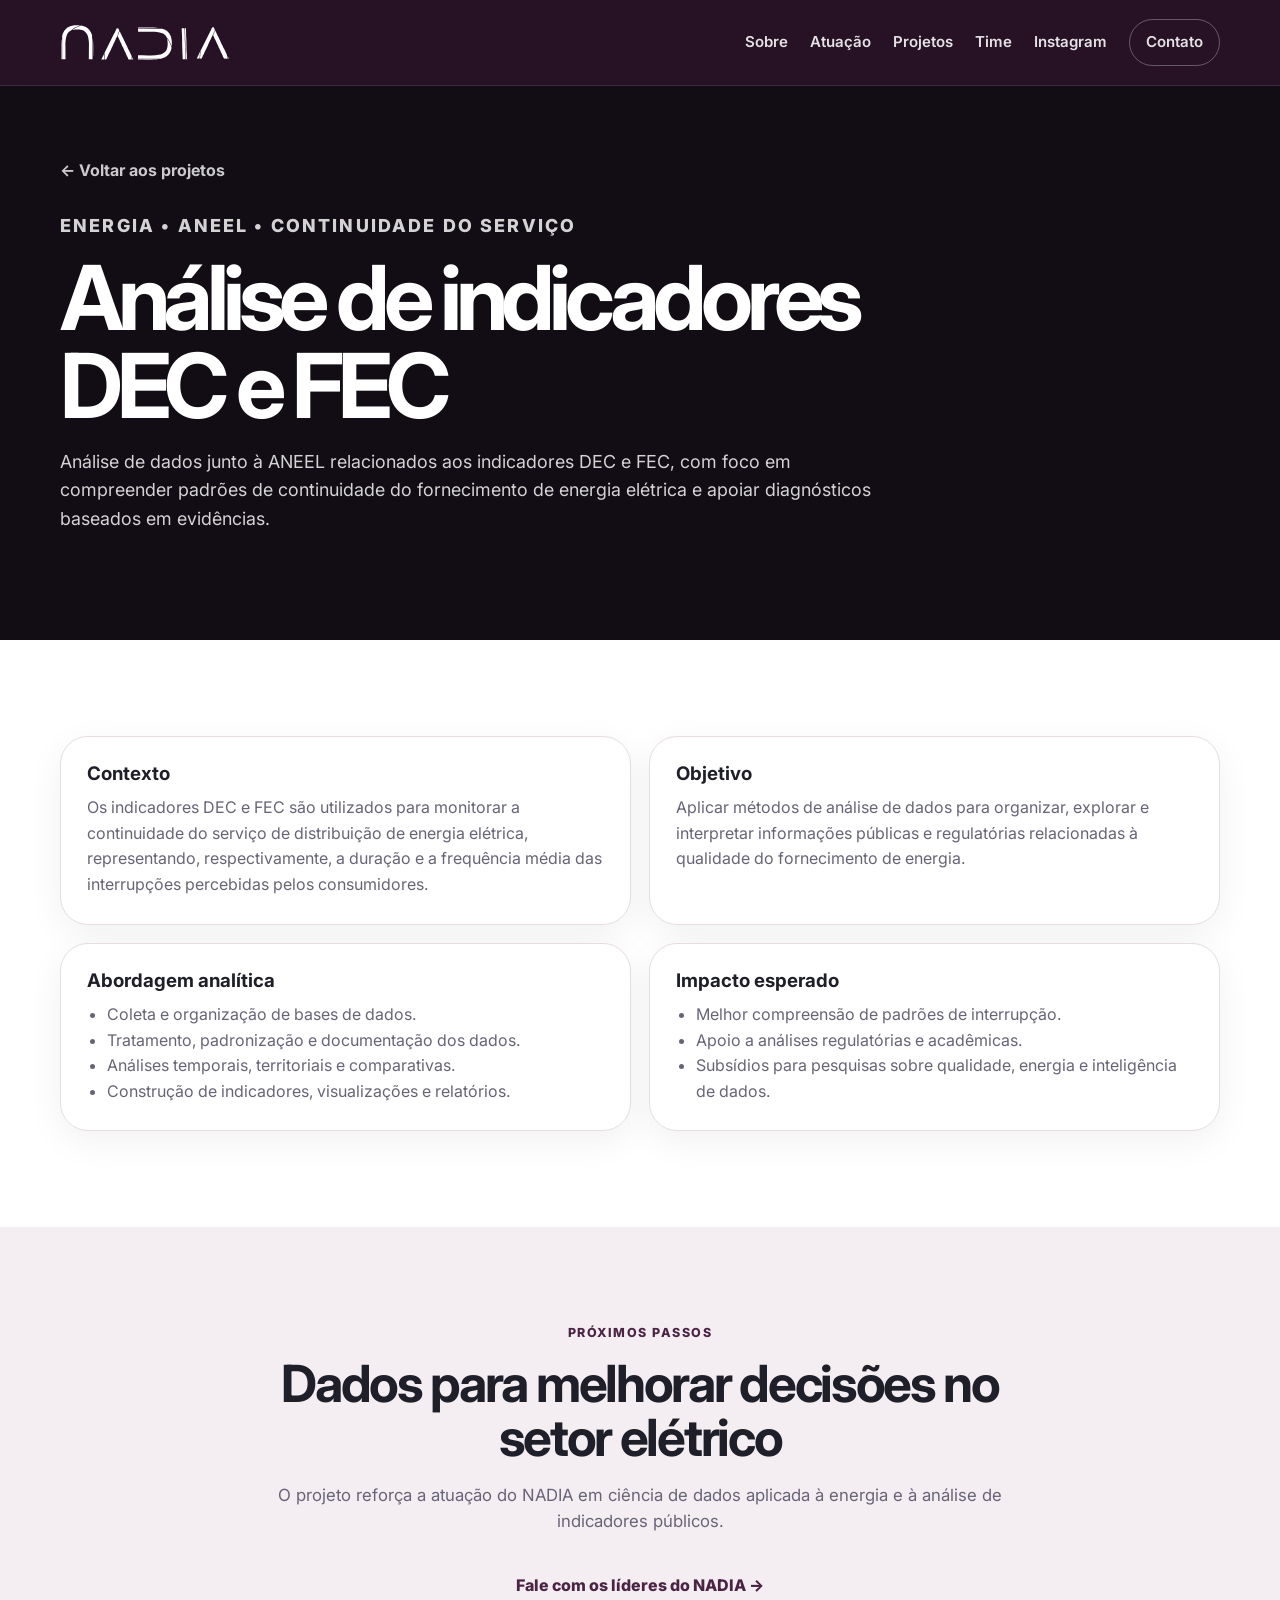
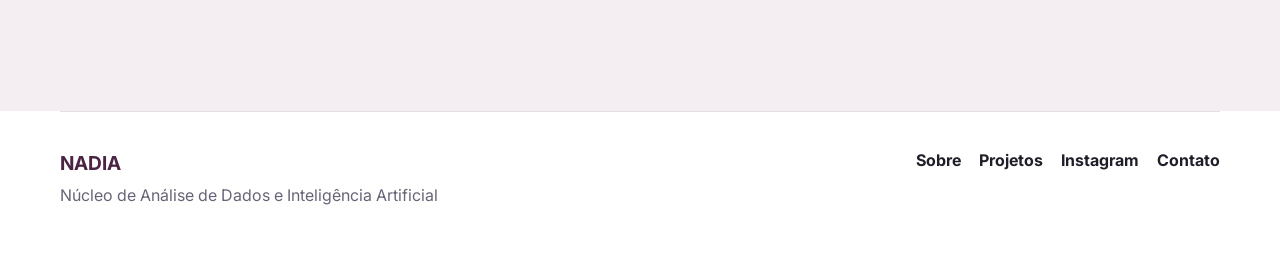
<file: projetos/indicadores-dec-fec.html>
<!DOCTYPE html>
<html lang="pt-BR">
<head>
  <meta charset="UTF-8" />
  <meta name="viewport" content="width=device-width, initial-scale=1.0" />
  <meta name="description" content="Projeto do NADIA: análise de dados da ANEEL relacionados aos indicadores DEC e FEC." />
  <title>Análise de indicadores DEC e FEC | NADIA</title>
  <link rel="preconnect" href="https://fonts.googleapis.com">
  <link rel="preconnect" href="https://fonts.gstatic.com" crossorigin>
  <link href="https://fonts.googleapis.com/css2?family=Inter:wght@400;500;600;700;800&display=swap" rel="stylesheet">
  <link rel="icon" type="image/png" href="../assets/icons/favicon.png" />
  <link rel="stylesheet" href="../styles.css" />
</head>
<body class="project-page">
  <header class="site-header">
    <nav class="navbar" aria-label="Navegação principal">
      <a class="brand" href="../index.html#topo" aria-label="Página inicial NADIA">
        <img src="../assets/nadia-logo-branco.svg" alt="Logomarca do NADIA" />
        <span>NADIA</span>
      </a>
      <button class="menu-toggle" aria-label="Abrir menu" aria-expanded="false">☰</button>
      <div class="nav-links">
        <a href="../index.html#sobre">Sobre</a>
        <a href="../index.html#atuacao">Atuação</a>
        <a href="../index.html#projetos">Projetos</a>
        <a href="../index.html#time">Time</a>
        <a href="https://www.instagram.com/nadia.ufsm/" target="_blank" rel="noopener">Instagram</a>
        <a href="../index.html#contato" class="nav-cta">Contato</a>
      </div>
    </nav>
    <section class="project-hero">
      <a class="breadcrumb" href="../index.html#projetos">← Voltar aos projetos</a>
      <p class="eyebrow">Energia • ANEEL • Continuidade do serviço</p>
      <h1>Análise de indicadores DEC e FEC</h1>
      <p>Análise de dados junto à ANEEL relacionados aos indicadores DEC e FEC, com foco em compreender padrões de continuidade do fornecimento de energia elétrica e apoiar diagnósticos baseados em evidências.</p>
    </section>
  </header>

  <main>
    <section class="section">
      <div class="detail-grid">
        <article class="detail-card">
          <h3>Contexto</h3>
          <p>Os indicadores DEC e FEC são utilizados para monitorar a continuidade do serviço de distribuição de energia elétrica, representando, respectivamente, a duração e a frequência média das interrupções percebidas pelos consumidores.</p>
        </article>
        <article class="detail-card">
          <h3>Objetivo</h3>
          <p>Aplicar métodos de análise de dados para organizar, explorar e interpretar informações públicas e regulatórias relacionadas à qualidade do fornecimento de energia.</p>
        </article>
        <article class="detail-card">
          <h3>Abordagem analítica</h3>
          <ul><li>Coleta e organização de bases de dados.</li><li>Tratamento, padronização e documentação dos dados.</li><li>Análises temporais, territoriais e comparativas.</li><li>Construção de indicadores, visualizações e relatórios.</li></ul>
        </article>
        <article class="detail-card">
          <h3>Impacto esperado</h3>
          <ul><li>Melhor compreensão de padrões de interrupção.</li><li>Apoio a análises regulatórias e acadêmicas.</li><li>Subsídios para pesquisas sobre qualidade, energia e inteligência de dados.</li></ul>
        </article>
      </div>
    </section>

    <section class="section soft-bg">
      <div class="section-heading centered">
        <p class="eyebrow">Próximos passos</p>
        <h2>Dados para melhorar decisões no setor elétrico</h2>
        <p>O projeto reforça a atuação do NADIA em ciência de dados aplicada à energia e à análise de indicadores públicos.</p>
      </div>
      <p style="text-align:center"><a class="back-link" href="../index.html#contato">Fale com os líderes do NADIA →</a></p>
    </section>
  </main>

  <footer class="footer">
    <div>
      <strong>NADIA</strong>
      <p>Núcleo de Análise de Dados e Inteligência Artificial</p>
    </div>
    <div class="footer-links">
      <a href="../index.html#sobre">Sobre</a>
      <a href="../index.html#projetos">Projetos</a>
      <a href="https://www.instagram.com/nadia.ufsm/" target="_blank" rel="noopener">Instagram</a>
      <a href="../index.html#contato">Contato</a>
    </div>
  </footer>
  <script src="../script.js"></script>
</body>
</html>
</file>
<file: styles.css>
:root {
  --purple: #4b2444;
  --purple-dark: #2b1428;
  --purple-soft: #f4eef3;
  --text: #1f1f29;
  --muted: #686477;
  --white: #ffffff;
  --line: #e6dce4;
  --shadow: 0 24px 60px rgba(43, 20, 40, 0.14);
  --radius: 28px;
  --nav-height: 86px;
}

* { box-sizing: border-box; }
html { scroll-behavior: smooth; scroll-padding-top: calc(var(--nav-height) + 18px); }
body {
  margin: 0;
  font-family: 'Inter', system-ui, -apple-system, BlinkMacSystemFont, 'Segoe UI', sans-serif;
  color: var(--text);
  background: var(--white);
  line-height: 1.6;
}

a { color: inherit; text-decoration: none; }
img { display: block; max-width: 100%; }

.site-header {
  min-height: 100vh;
  color: var(--white);
  background: #120d14;
  padding-top: var(--nav-height);
  position: relative;
}

.navbar {
  width: 100%;
  min-height: var(--nav-height);
  padding: 14px max(16px, calc((100% - 1160px) / 2));
  display: flex;
  align-items: center;
  justify-content: space-between;
  position: fixed;
  inset: 0 0 auto 0;
  z-index: 1000;
  background: rgba(43, 20, 40, 0.88);
  backdrop-filter: blur(14px);
  border-bottom: 1px solid rgba(255,255,255,0.1);
}

.brand {
  display: inline-flex;
  align-items: center;
  gap: 12px;
  font-weight: 800;
  letter-spacing: 0.05em;
}
.brand img {
  width: 170px;
  height: auto;
  max-height: 48px;
  object-fit: contain;
}
.brand span { display: none; }

.nav-links {
  display: flex;
  align-items: center;
  gap: 22px;
  font-size: 0.94rem;
  font-weight: 600;
}
.nav-links a {
  opacity: 0.88;
  transition: opacity .2s ease, transform .2s ease;
}
.nav-links a:hover {
  opacity: 1;
  transform: translateY(-1px);
}
.nav-cta {
  padding: 10px 16px;
  border: 1px solid rgba(255,255,255,0.34);
  border-radius: 999px;
}
.menu-toggle {
  display: none;
  background: transparent;
  border: 0;
  color: var(--white);
  font-size: 1.8rem;
}

.hero {
  width: 100%;
  margin: 0;
}

.hero-inner {
  width: min(1160px, calc(100% - 32px));
  margin: 0 auto;
}

.hero-immersive {
  position: relative;
  min-height: calc(100vh - var(--nav-height));
  display: flex;
  align-items: center;
  padding: 0;
  overflow: hidden;
}

.hero-immersive .hero-content {
  width: min(1160px, calc(100% - 32px));
  margin: 0 auto;
}

.hero-background,
.hero-overlay,
.hero-slide {
  position: absolute;
  inset: 0;
}

.hero-background {
  border-radius: 0;
  overflow: hidden;
  background: var(--purple-dark);
  box-shadow: none;
}

.hero-slide {
  opacity: 0;
  transition: opacity 0.9s ease;
}
.hero-slide.active { opacity: 1; }
.hero-slide img {
  width: 100%;
  height: 100%;
  object-fit: cover;
  filter: blur(4px) brightness(0.58) saturate(1.05);
  transform: scale(1.08);
}

.hero-overlay {
  background:
    radial-gradient(circle at top left, rgba(255,255,255,0.12), transparent 26rem),
    linear-gradient(90deg, rgba(18, 13, 20, 0.52) 0%, rgba(18, 13, 20, 0.30) 42%, rgba(18, 13, 20, 0.44) 100%);
}

.hero-panel {
  position: relative;
  z-index: 2;
  width: min(100%, 760px);
  padding: clamp(48px, 6vw, 82px) 0;
}

.eyebrow {
  margin: 0 0 14px;
  color: rgba(255,255,255,0.8);
  font-weight: 800;
  text-transform: uppercase;
  letter-spacing: 0.12em;
  font-size: 0.78rem;
}
.section .eyebrow,
.contact-section .eyebrow { color: var(--purple); }

.hero h1,
.project-hero h1 {
  margin: 0;
  font-size: clamp(2.7rem, 7vw, 5.8rem);
  line-height: 0.98;
  letter-spacing: -0.07em;
  max-width: 920px;
}
.hero-text {
  max-width: 650px;
  font-size: 1.14rem;
  color: rgba(255,255,255,0.84);
  margin: 24px 0 34px;
}
.hero-actions {
  display: flex;
  gap: 14px;
  flex-wrap: wrap;
}
.btn {
  display: inline-flex;
  justify-content: center;
  align-items: center;
  min-height: 48px;
  padding: 13px 20px;
  border-radius: 999px;
  font-weight: 800;
  border: 1px solid transparent;
  cursor: pointer;
  transition: transform .2s ease, box-shadow .2s ease, background .2s ease;
}
.btn:hover { transform: translateY(-2px); }
.btn.primary {
  background: var(--white);
  color: var(--purple);
  box-shadow: 0 16px 30px rgba(0,0,0,0.18);
}
.btn.secondary {
  border-color: rgba(255,255,255,0.34);
  color: var(--white);
  background: rgba(255,255,255,0.06);
}

.section {
  width: min(1160px, calc(100% - 32px));
  margin: 0 auto;
  padding: 96px 0;
}
.soft-bg {
  width: 100%;
  max-width: none;
  background: var(--purple-soft);
  padding-left: max(16px, calc((100% - 1160px) / 2));
  padding-right: max(16px, calc((100% - 1160px) / 2));
}
.dark {
  width: 100%;
  max-width: none;
  background: var(--purple-dark);
  color: var(--white);
  padding-left: max(16px, calc((100% - 1160px) / 2));
  padding-right: max(16px, calc((100% - 1160px) / 2));
}
.section-heading {
  max-width: 760px;
  margin-bottom: 38px;
}
.section-heading.centered {
  margin-left: auto;
  margin-right: auto;
  text-align: center;
}
.section h2 {
  margin: 0;
  font-size: clamp(2rem, 4vw, 3.4rem);
  line-height: 1.05;
  letter-spacing: -0.045em;
}
.section-heading > p:last-child {
  color: var(--muted);
  font-size: 1.05rem;
}
.dark .section-heading > p:last-child {
  color: rgba(255,255,255,0.74);
}
.two-columns {
  display: grid;
  grid-template-columns: repeat(2, 1fr);
  gap: 42px;
  color: var(--muted);
  font-size: 1.05rem;
}

.cards,
.project-grid,
.people-grid,
.timeline,
.quote-grid,
.location-grid,
.detail-grid {
  display: grid;
  gap: 18px;
}
.cards.three { grid-template-columns: repeat(3, 1fr); }
.cards.four { grid-template-columns: repeat(4, 1fr); }
.project-grid { grid-template-columns: repeat(auto-fit, minmax(230px, 1fr)); }
.people-grid { grid-template-columns: repeat(auto-fit, minmax(230px, 1fr)); }
.timeline { grid-template-columns: repeat(3, 1fr); }
.quote-grid { grid-template-columns: repeat(2, 1fr); }
.location-grid,
.detail-grid { grid-template-columns: repeat(2, 1fr); }

.card,
.project-card,
.person-card,
.timeline article,
.news-list article,
blockquote,
.contact-list article,
.detail-card,
.location-card {
  background: var(--white);
  border: 1px solid var(--line);
  border-radius: var(--radius);
  padding: 26px;
  box-shadow: 0 10px 36px rgba(43, 20, 40, 0.06);
}
.card .icon {
  display: inline-flex;
  width: 42px;
  height: 42px;
  border-radius: 14px;
  background: var(--purple);
  color: var(--white);
  align-items: center;
  justify-content: center;
  font-weight: 800;
  margin-bottom: 18px;
}

.service-grid {
  align-items: stretch;
}
.service-card {
  padding: 0;
  overflow: hidden;
  display: flex;
  flex-direction: column;
}
.service-image {
  aspect-ratio: 4 / 3;
  overflow: hidden;
  background: #eae6eb;
}
.service-image img {
  width: 100%;
  height: 100%;
  object-fit: cover;
  transition: transform .35s ease;
}
.service-card:hover .service-image img {
  transform: scale(1.04);
}
.service-content {
  padding: 24px;
}
.service-tag {
  display: inline-flex;
  align-items: center;
  gap: 8px;
  margin-bottom: 12px;
  font-size: 0.78rem;
  font-weight: 800;
  letter-spacing: 0.08em;
  text-transform: uppercase;
  color: var(--purple);
}
.service-tag::before {
  content: '';
  width: 8px;
  height: 8px;
  border-radius: 999px;
  background: var(--purple);
}
.service-card h3 {
  margin-bottom: 12px;
}
.service-card p {
  color: var(--muted);
}
.card h3,
.project-card h3,
.person-card h3,
.timeline h3,
.news-list h3,
.contact-list h3,
.detail-card h3,
.location-card h3 {
  margin: 0 0 10px;
  line-height: 1.2;
}
.card p,
.project-card p,
.person-card p,
.timeline p,
.news-list p,
.contact-list p,
.detail-card p,
.detail-card li,
.location-card p {
  margin: 0;
  color: var(--muted);
}
.project-card {
  display: flex;
  flex-direction: column;
}
.project-card a {
  display: inline-block;
  margin-top: auto;
  padding-top: 24px;
  font-weight: 800;
  color: var(--purple);
}
.tag,
.date {
  color: var(--purple) !important;
  font-weight: 800;
  font-size: 0.8rem;
  text-transform: uppercase;
  letter-spacing: 0.09em;
  margin-bottom: 12px !important;
}
.role {
  color: var(--purple) !important;
  font-weight: 800;
  margin-bottom: 10px !important;
}
.text-link {
  color: var(--purple);
  font-weight: 800;
  text-decoration: underline;
  text-underline-offset: 3px;
}
.person-card.leader {
  border-color: rgba(75,36,68,0.4);
  box-shadow: var(--shadow);
}
.person-photo {
  width: 100%;
  aspect-ratio: 1 / 1;
  border-radius: 24px;
  overflow: hidden;
  background: var(--purple-soft);
  border: 1px solid var(--line);
  margin-bottom: 18px;
}
.person-photo img {
  width: 100%;
  height: 100%;
  object-fit: cover;
}
.timeline span { color: var(--purple); font-weight: 800; }
blockquote {
  margin: 0;
  font-size: 1.16rem;
  font-weight: 600;
}
blockquote cite {
  display: block;
  color: var(--muted);
  font-size: 0.94rem;
  margin-top: 18px;
  font-style: normal;
  font-weight: 600;
}
.news-list {
  display: grid;
  gap: 16px;
  max-width: 880px;
  margin: 0 auto;
}
.helper-text {
  margin-top: 10px !important;
  font-size: 0.9rem;
  font-style: italic;
}

.contact-section { padding-top: 40px; }
.contact-card {
  display: grid;
  grid-template-columns: 0.9fr 1.1fr;
  gap: 36px;
  background: var(--purple-soft);
  border-radius: 38px;
  padding: 42px;
  border: 1px solid var(--line);
}
.contact-card h2 { margin-bottom: 16px; }
.contact-card p { color: var(--muted); }
.contact-list {
  display: grid;
  gap: 16px;
}
.contact-list a {
  display: inline-flex;
  margin-top: 10px;
  color: var(--purple);
  font-weight: 800;
  overflow-wrap: anywhere;
}

.footer {
  width: min(1160px, calc(100% - 32px));
  margin: 0 auto;
  padding: 36px 0 48px;
  display: flex;
  justify-content: space-between;
  gap: 20px;
  border-top: 1px solid var(--line);
  color: var(--muted);
}
.footer strong {
  color: var(--purple);
  font-size: 1.2rem;
}
.footer p { margin: 4px 0 0; }
.footer-links {
  display: flex;
  gap: 18px;
  flex-wrap: wrap;
  font-weight: 700;
}
.footer-links a { color: var(--text); }

.project-page .site-header { min-height: auto; }
.project-hero {
  width: min(1160px, calc(100% - 32px));
  margin: 0 auto;
  padding: 72px 0 88px;
  color: var(--white);
}
.project-hero p {
  max-width: 820px;
  color: rgba(255,255,255,0.82);
  font-size: 1.12rem;
}
.breadcrumb {
  display: inline-flex;
  margin-bottom: 28px;
  color: rgba(255,255,255,0.78);
  font-weight: 700;
}
.detail-card ul {
  margin: 0;
  padding-left: 20px;
}
.back-link { color: var(--purple); font-weight: 800; }

@media (max-width: 1040px) {
  .nav-links { gap: 14px; font-size: 0.88rem; }
}

@media (max-width: 900px) {
  .menu-toggle { display: block; }
  .nav-links {
    display: none;
    position: fixed;
    top: var(--nav-height);
    left: 16px;
    right: 16px;
    flex-direction: column;
    align-items: stretch;
    background: rgba(43, 20, 40, 0.98);
    padding: 22px;
    border-radius: 24px;
    box-shadow: 0 24px 60px rgba(0,0,0,0.24);
  }
  .nav-links.open { display: flex; }
  .two-columns,
  .contact-card,
  .detail-grid,
  .location-grid,
  .hero-immersive {
    grid-template-columns: 1fr;
  }
  .cards.three,
  .cards.four,
  .people-grid,
  .timeline,
  .quote-grid {
    grid-template-columns: repeat(2, 1fr);
  }
  .service-grid.cards.three {
    grid-template-columns: repeat(2, 1fr);
  }
  .hero-immersive {
    min-height: 82vh;
    padding-top: 0;
    padding-bottom: 0;
  }
  .hero-panel {
    width: 100%;
    padding: 30px 24px 40px;
  }
  .hero-background { border-radius: 0; }
}

@media (max-width: 620px) {
  :root { --nav-height: 78px; }
  .brand img { width: 140px; }
  .cards.three,
  .cards.four,
  .people-grid,
  .timeline,
  .quote-grid,
  .project-grid {
    grid-template-columns: 1fr;
  }
  .section { padding: 72px 0; }
  .soft-bg,
  .dark { padding-top: 72px; padding-bottom: 72px; }
  .contact-card {
    padding: 26px;
    border-radius: 28px;
  }
  .footer { flex-direction: column; }
  .hero-slide img { filter: blur(3px) brightness(0.6) saturate(1.04); }
  .hero-panel { padding: 26px 18px 32px; }
  .btn { width: 100%; }
  .hero-actions { flex-direction: column; }
}
</file>
